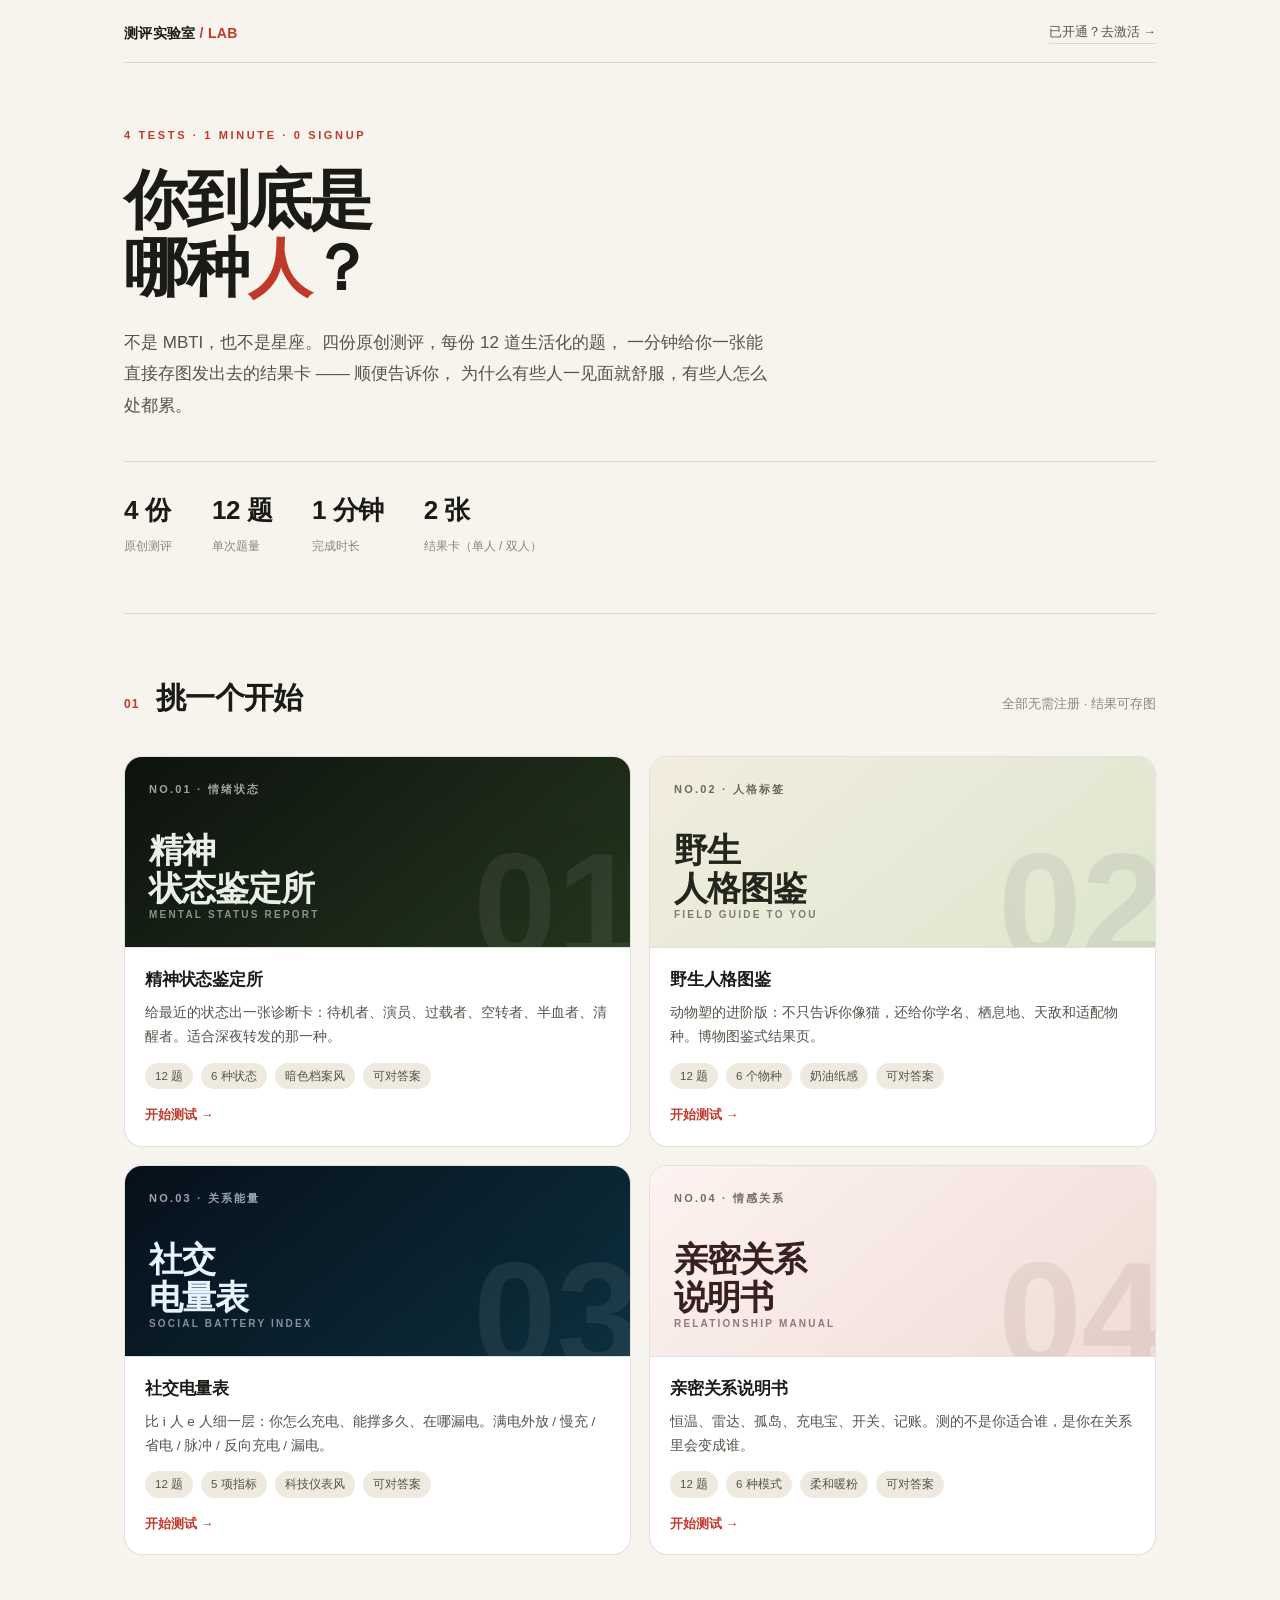
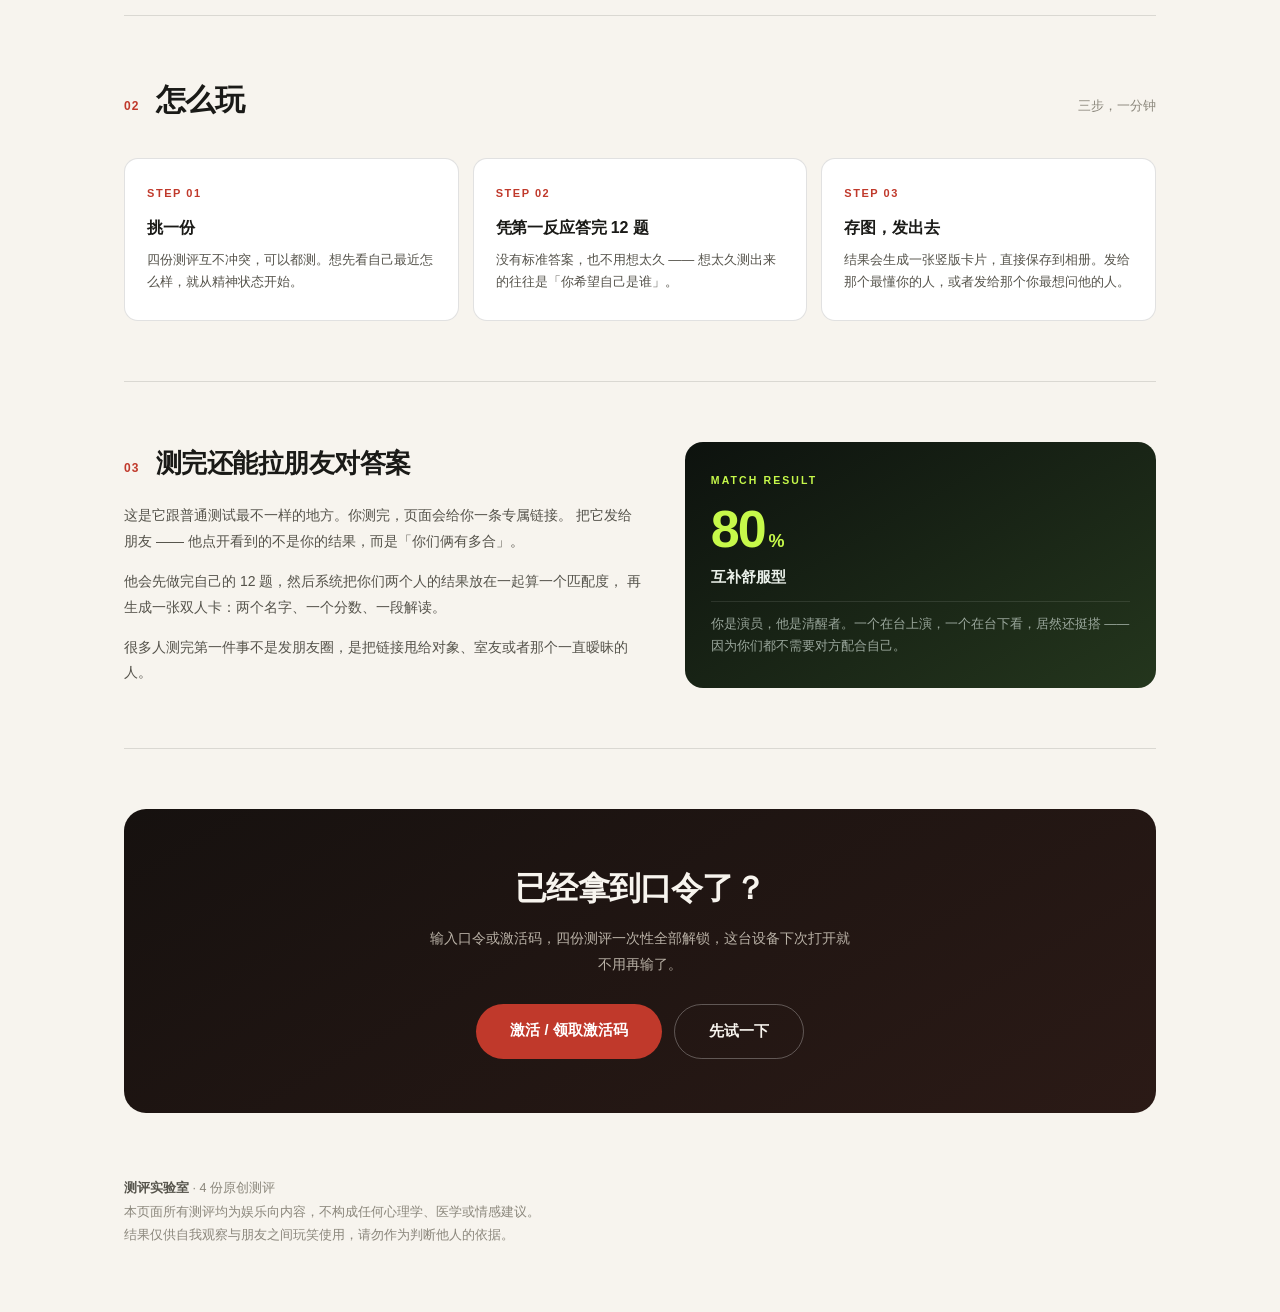
<file: index.html>
<!DOCTYPE html>
<html lang="zh-CN">
<head>
<meta charset="UTF-8">
<meta name="viewport" content="width=device-width, initial-scale=1">
<meta name="theme-color" content="#f7f4ee">
<title>测评实验室 · 4 份原创人格测评</title>
<meta name="description" content="4 份原创测评，每份 12 题、1 分钟出结果，结果卡可直接存图分享，还能和朋友对答案。">
<style>
  *, *::before, *::after { box-sizing: border-box; }

  :root {
    --paper: #f7f4ee;
    --paper-2: #efeae0;
    --ink: #1a1a17;
    --ink-2: #55534b;
    --ink-3: #8b877c;
    --line: rgba(26, 26, 23, 0.13);
    --accent: #c0392b;
    --radius: 18px;
  }

  html { -webkit-text-size-adjust: 100%; scroll-behavior: smooth; }

  body {
    margin: 0;
    background: var(--paper);
    color: var(--ink);
    font-family: -apple-system, BlinkMacSystemFont, "Segoe UI", "PingFang SC",
      "Hiragino Sans GB", "Microsoft YaHei", sans-serif;
    -webkit-font-smoothing: antialiased;
    line-height: 1.6;
  }

  .wrap { max-width: 1080px; margin: 0 auto; padding: 0 24px; }

  /* ---------- 顶栏 ---------- */
  header.top {
    display: flex; align-items: center; justify-content: space-between;
    padding: 22px 0 18px;
    border-bottom: 1px solid var(--line);
    gap: 16px;
  }
  .logo { font-size: 14px; font-weight: 800; letter-spacing: 0.02em; }
  .logo span { color: var(--accent); }
  .top-link {
    font-size: 12.5px; color: var(--ink-2); text-decoration: none;
    border-bottom: 1px solid var(--line); padding-bottom: 1px;
    white-space: nowrap;
  }
  .top-link:hover { color: var(--accent); border-color: var(--accent); }

  /* ---------- Hero ---------- */
  .hero { padding: 64px 0 56px; border-bottom: 1px solid var(--line); }
  .kicker {
    font-size: 11px; letter-spacing: 0.24em; text-transform: uppercase;
    color: var(--accent); font-weight: 700; margin-bottom: 22px;
  }
  .hero h1 {
    margin: 0 0 24px;
    font-size: clamp(34px, 6.2vw, 64px);
    line-height: 1.06;
    letter-spacing: -0.035em;
    font-weight: 800;
    max-width: 16em;
  }
  .hero h1 em { font-style: normal; color: var(--accent); }
  .hero p.lede {
    margin: 0;
    font-size: clamp(15px, 1.6vw, 17px);
    line-height: 1.85;
    color: var(--ink-2);
    max-width: 38em;
  }
  .hero-stats {
    display: flex; flex-wrap: wrap; gap: 40px;
    margin-top: 40px; padding-top: 28px; border-top: 1px solid var(--line);
  }
  .stat b { display: block; font-size: 26px; letter-spacing: -0.02em; }
  .stat span { font-size: 12px; color: var(--ink-3); }
  @media (max-width: 520px) {
    .hero { padding: 44px 0 40px; }
    .hero-stats { gap: 22px 30px; margin-top: 30px; padding-top: 22px; }
    .stat b { font-size: 21px; }
    .stat span { font-size: 11px; }
  }

  /* ---------- 通用小节 ---------- */
  section { padding: 60px 0; border-bottom: 1px solid var(--line); }
  .sec-head { display: flex; align-items: baseline; gap: 16px; margin-bottom: 34px; flex-wrap: wrap; }
  .sec-no {
    font-size: 12px; font-weight: 700; color: var(--accent);
    letter-spacing: 0.1em; padding-top: 6px;
  }
  .sec-head h2 {
    margin: 0; font-size: clamp(22px, 3vw, 30px);
    letter-spacing: -0.02em; font-weight: 800;
  }
  .sec-head .sub { font-size: 13px; color: var(--ink-3); margin-left: auto; }

  /* ---------- 测评卡片 ---------- */
  .cards { display: grid; grid-template-columns: repeat(2, 1fr); gap: 18px; }
  @media (max-width: 760px) { .cards { grid-template-columns: 1fr; } }

  .card {
    display: block; text-decoration: none; color: inherit;
    border: 1px solid var(--line); border-radius: var(--radius);
    overflow: hidden; background: #fff;
    transition: transform 0.25s cubic-bezier(0.22,1,0.36,1), box-shadow 0.25s;
  }
  .card:hover { transform: translateY(-4px); box-shadow: 0 22px 44px -26px rgba(0,0,0,.45); }

  .thumb {
    position: relative; height: 190px; padding: 24px;
    display: flex; flex-direction: column; justify-content: space-between;
    overflow: hidden;
  }
  .thumb .no { font-size: 11px; letter-spacing: 0.2em; font-weight: 700; opacity: 0.65; }
  .thumb .big { font-size: 34px; font-weight: 800; line-height: 1.12; letter-spacing: -0.03em; }
  .thumb .en { font-size: 10px; letter-spacing: 0.22em; opacity: 0.55; font-weight: 600; }
  .thumb .ghost {
    position: absolute; right: -10px; bottom: -34px;
    font-size: 150px; font-weight: 800; line-height: 1; opacity: 0.07;
  }

  .t-mental { background: linear-gradient(140deg, #0d120e, #24361d); color: #eaf0e9; }
  .t-wild { background: linear-gradient(140deg, #f3eddf, #dde6ce); color: #23261d; }
  .t-battery { background: linear-gradient(140deg, #06101a, #0d2f3d); color: #e6f4ff; }
  .t-love { background: linear-gradient(140deg, #fdf3f0, #f0dcd6); color: #38201e; }

  .card-body { padding: 18px 20px 20px; border-top: 1px solid var(--line); }
  .card-body h3 { margin: 0 0 8px; font-size: 17px; letter-spacing: -0.01em; }
  .card-body p { margin: 0 0 14px; font-size: 13.5px; line-height: 1.75; color: var(--ink-2); }
  .card-meta { display: flex; gap: 8px; flex-wrap: wrap; }
  .pill {
    font-size: 11.5px; padding: 4px 10px; border-radius: 99px;
    background: var(--paper-2); color: var(--ink-2);
  }
  .card-cta {
    margin-top: 16px; font-size: 13px; font-weight: 700; color: var(--accent);
    display: flex; align-items: center; gap: 6px;
  }

  /* ---------- 三步 ---------- */
  .steps { display: grid; grid-template-columns: repeat(3, 1fr); gap: 14px; }
  @media (max-width: 760px) { .steps { grid-template-columns: 1fr; } }
  .step {
    padding: 26px 22px; background: #fff; border: 1px solid var(--line);
    border-radius: 14px; position: relative;
  }
  .step .n {
    font-size: 11px; font-weight: 700; letter-spacing: 0.14em;
    color: var(--accent); margin-bottom: 12px; display: block;
  }
  .step h4 { margin: 0 0 8px; font-size: 16px; letter-spacing: -0.01em; }
  .step p { margin: 0; font-size: 13px; line-height: 1.75; color: var(--ink-2); }

  /* ---------- 双人卡说明 ---------- */
  .duo {
    display: grid; grid-template-columns: 1.05fr 0.95fr; gap: 40px;
    align-items: center;
  }
  @media (max-width: 800px) { .duo { grid-template-columns: 1fr; gap: 26px; } }
  .duo h3 {
    margin: 0 0 14px; font-size: clamp(20px, 2.6vw, 26px);
    letter-spacing: -0.02em; line-height: 1.3;
  }
  .duo p { margin: 0 0 14px; font-size: 14px; line-height: 1.85; color: var(--ink-2); }
  .duo p:last-child { margin-bottom: 0; }
  .duo-box {
    padding: 30px 26px; border-radius: 18px;
    background: linear-gradient(150deg, #0d120e, #24361d);
    color: #eaf0e9;
  }
  .duo-box .lbl {
    font-size: 10.5px; letter-spacing: 0.2em; text-transform: uppercase;
    color: #c6f94a; font-weight: 700; margin-bottom: 14px;
  }
  .duo-box .score {
    font-size: 52px; font-weight: 800; letter-spacing: -0.04em; line-height: 1;
    color: #c6f94a;
  }
  .duo-box .score small { font-size: 18px; font-weight: 700; margin-left: 4px; }
  .duo-box .band { font-size: 15px; font-weight: 700; margin-top: 10px; }
  .duo-box .desc {
    font-size: 12.5px; line-height: 1.75; color: #9aa79c; margin-top: 12px;
    padding-top: 12px; border-top: 1px solid rgba(255,255,255,.1);
  }

  /* ---------- 收尾 CTA ---------- */
  .cta-band {
    padding: 54px 40px; border-radius: 22px; text-align: center;
    background: linear-gradient(150deg, #16110f, #2b1a16);
    color: #f7f4ee;
  }
  @media (max-width: 620px) { .cta-band { padding: 40px 22px; } }
  .cta-band h2 {
    margin: 0 0 12px; font-size: clamp(22px, 3.4vw, 32px);
    letter-spacing: -0.025em; font-weight: 800;
  }
  .cta-band p {
    margin: 0 auto 26px; max-width: 30em;
    font-size: 14px; line-height: 1.85; color: #b9b1a6;
  }
  .btn {
    display: inline-block; text-decoration: none;
    padding: 15px 34px; border-radius: 99px;
    background: var(--accent); color: #fff;
    font-size: 14.5px; font-weight: 700;
    transition: transform .15s, filter .2s;
  }
  .btn:hover { filter: brightness(1.08); }
  .btn:active { transform: scale(.98); }
  .btn-ghost {
    background: transparent; color: #f7f4ee;
    border: 1px solid rgba(255,255,255,.28);
  }
  .btn-ghost:hover { background: rgba(255,255,255,.07); }

  .btn-row { display: flex; gap: 12px; justify-content: center; flex-wrap: wrap; }

  /* ---------- 页脚 ---------- */
  footer { padding: 44px 0 64px; font-size: 12.5px; color: var(--ink-3); line-height: 1.9; }
  footer b { color: var(--ink-2); }
  footer a { color: var(--ink-2); }

  .serif { font-family: "Songti SC", "STSong", "SimSun", Georgia, serif; }
</style>
<script src="assets/license.js"></script>
</head>
<body>

<div class="wrap">

  <header class="top">
    <div class="logo">测评实验室 <span>/ LAB</span></div>
    <a class="top-link" href="gate.html">已开通？去激活 →</a>
  </header>

  <section class="hero" style="border-bottom:1px solid var(--line)">
    <div class="kicker">4 Tests · 1 Minute · 0 Signup</div>
    <h1>你到底是<br>哪种<em>人</em>？</h1>
    <p class="lede">
      不是 MBTI，也不是星座。四份原创测评，每份 12 道生活化的题，
      一分钟给你一张能直接存图发出去的结果卡 —— 顺便告诉你，
      为什么有些人一见面就舒服，有些人怎么处都累。
    </p>
    <div class="hero-stats">
      <div class="stat"><b>4 份</b><span>原创测评</span></div>
      <div class="stat"><b>12 题</b><span>单次题量</span></div>
      <div class="stat"><b>1 分钟</b><span>完成时长</span></div>
      <div class="stat"><b>2 张</b><span>结果卡（单人 / 双人）</span></div>
    </div>
  </section>

  <section>
    <div class="sec-head">
      <div class="sec-no">01</div>
      <h2>挑一个开始</h2>
      <div class="sub">全部无需注册 · 结果可存图</div>
    </div>

    <div class="cards">
      <a class="card" href="tests/mental.html">
        <div class="thumb t-mental">
          <div class="no">NO.01 · 情绪状态</div>
          <div>
            <div class="big">精神<br>状态鉴定所</div>
            <div class="en">MENTAL STATUS REPORT</div>
          </div>
          <div class="ghost">01</div>
        </div>
        <div class="card-body">
          <h3>精神状态鉴定所</h3>
          <p>给最近的状态出一张诊断卡：待机者、演员、过载者、空转者、半血者、清醒者。适合深夜转发的那一种。</p>
          <div class="card-meta">
            <span class="pill">12 题</span>
            <span class="pill">6 种状态</span>
            <span class="pill">暗色档案风</span>
            <span class="pill">可对答案</span>
          </div>
          <div class="card-cta">开始测试 →</div>
        </div>
      </a>

      <a class="card" href="tests/wild.html">
        <div class="thumb t-wild">
          <div class="no">NO.02 · 人格标签</div>
          <div>
            <div class="big">野生<br>人格图鉴</div>
            <div class="en">FIELD GUIDE TO YOU</div>
          </div>
          <div class="ghost">02</div>
        </div>
        <div class="card-body">
          <h3>野生人格图鉴</h3>
          <p>动物塑的进阶版：不只告诉你像猫，还给你学名、栖息地、天敌和适配物种。博物图鉴式结果页。</p>
          <div class="card-meta">
            <span class="pill">12 题</span>
            <span class="pill">6 个物种</span>
            <span class="pill">奶油纸感</span>
            <span class="pill">可对答案</span>
          </div>
          <div class="card-cta">开始测试 →</div>
        </div>
      </a>

      <a class="card" href="tests/battery.html">
        <div class="thumb t-battery">
          <div class="no">NO.03 · 关系能量</div>
          <div>
            <div class="big">社交<br>电量表</div>
            <div class="en">SOCIAL BATTERY INDEX</div>
          </div>
          <div class="ghost">03</div>
        </div>
        <div class="card-body">
          <h3>社交电量表</h3>
          <p>比 i 人 e 人细一层：你怎么充电、能撑多久、在哪漏电。满电外放 / 慢充 / 省电 / 脉冲 / 反向充电 / 漏电。</p>
          <div class="card-meta">
            <span class="pill">12 题</span>
            <span class="pill">5 项指标</span>
            <span class="pill">科技仪表风</span>
            <span class="pill">可对答案</span>
          </div>
          <div class="card-cta">开始测试 →</div>
        </div>
      </a>

      <a class="card" href="tests/love.html">
        <div class="thumb t-love">
          <div class="no">NO.04 · 情感关系</div>
          <div>
            <div class="big">亲密关系<br>说明书</div>
            <div class="en">RELATIONSHIP MANUAL</div>
          </div>
          <div class="ghost">04</div>
        </div>
        <div class="card-body">
          <h3>亲密关系说明书</h3>
          <p>恒温、雷达、孤岛、充电宝、开关、记账。测的不是你适合谁，是你在关系里会变成谁。</p>
          <div class="card-meta">
            <span class="pill">12 题</span>
            <span class="pill">6 种模式</span>
            <span class="pill">柔和暖粉</span>
            <span class="pill">可对答案</span>
          </div>
          <div class="card-cta">开始测试 →</div>
        </div>
      </a>
    </div>
  </section>

  <section>
    <div class="sec-head">
      <div class="sec-no">02</div>
      <h2>怎么玩</h2>
      <div class="sub">三步，一分钟</div>
    </div>

    <div class="steps">
      <div class="step">
        <span class="n">STEP 01</span>
        <h4>挑一份</h4>
        <p>四份测评互不冲突，可以都测。想先看自己最近怎么样，就从精神状态开始。</p>
      </div>
      <div class="step">
        <span class="n">STEP 02</span>
        <h4>凭第一反应答完 12 题</h4>
        <p>没有标准答案，也不用想太久 —— 想太久测出来的往往是「你希望自己是谁」。</p>
      </div>
      <div class="step">
        <span class="n">STEP 03</span>
        <h4>存图，发出去</h4>
        <p>结果会生成一张竖版卡片，直接保存到相册。发给那个最懂你的人，或者发给那个你最想问他的人。</p>
      </div>
    </div>
  </section>

  <section>
    <div class="duo">
      <div>
        <div class="sec-head" style="margin-bottom:18px">
          <div class="sec-no">03</div>
          <h2 style="font-size:clamp(20px,2.6vw,26px)">测完还能拉朋友对答案</h2>
        </div>
        <p>
          这是它跟普通测试最不一样的地方。你测完，页面会给你一条专属链接。
          把它发给朋友 —— 他点开看到的不是你的结果，而是「你们俩有多合」。
        </p>
        <p>
          他会先做完自己的 12 题，然后系统把你们两个人的结果放在一起算一个匹配度，
          再生成一张双人卡：两个名字、一个分数、一段解读。
        </p>
        <p>
          很多人测完第一件事不是发朋友圈，是把链接甩给对象、室友或者那个一直暧昧的人。
        </p>
      </div>

      <div class="duo-box">
        <div class="lbl">Match Result</div>
        <div class="score">80<small>%</small></div>
        <div class="band">互补舒服型</div>
        <div class="desc">
          你是演员，他是清醒者。一个在台上演，一个在台下看，居然还挺搭 ——
          因为你们都不需要对方配合自己。
        </div>
      </div>
    </div>
  </section>

  <section style="border-bottom:0; padding-bottom:20px">
    <div class="cta-band">
      <h2>已经拿到口令了？</h2>
      <p>
        输入口令或激活码，四份测评一次性全部解锁，这台设备下次打开就不用再输了。
      </p>
      <div class="btn-row">
        <a class="btn" href="gate.html">激活 / 领取激活码</a>
        <a class="btn btn-ghost" href="tests/mental.html">先试一下</a>
      </div>
    </div>
  </section>

  <footer>
    <b>测评实验室</b> · 4 份原创测评<br>
    本页面所有测评均为娱乐向内容，不构成任何心理学、医学或情感建议。<br>
    结果仅供自我观察与朋友之间玩笑使用，请勿作为判断他人的依据。
  </footer>

</div>

</body>
</html>
</file>
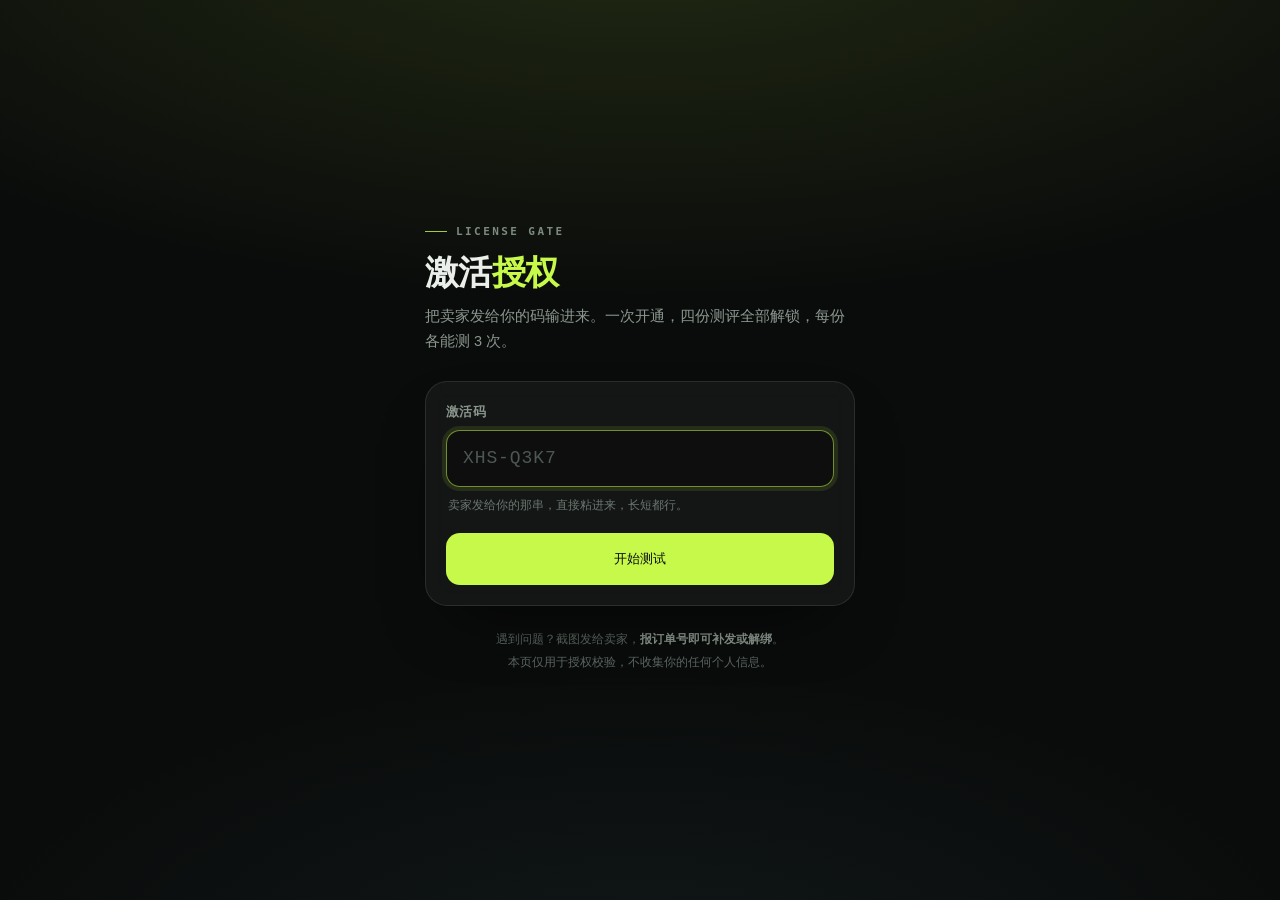
<file: gate.html>
<!DOCTYPE html>
<html lang="zh-CN">
<head>
<meta charset="UTF-8">
<meta name="viewport" content="width=device-width, initial-scale=1, viewport-fit=cover">
<meta name="theme-color" content="#0a0c0b">
<meta name="robots" content="noindex, nofollow">
<title>授权激活 · 测评实验室</title>
<link rel="stylesheet" href="assets/style.css">
<script src="assets/license.js"></script>
<style>
  * { box-sizing: border-box; }

  body {
    --page-bg: #0a0c0b;
    margin: 0;
    min-height: 100vh;
    min-height: 100dvh;
    display: flex;
    flex-direction: column;
    align-items: center;
    justify-content: center;
    padding: 28px 20px calc(28px + env(safe-area-inset-bottom));
    background:
      radial-gradient(120% 70% at 50% -10%, rgba(198,249,74,.13), transparent 62%),
      radial-gradient(90% 60% at 50% 110%, rgba(120,200,255,.06), transparent 60%),
      #0a0c0b;
    font-family: -apple-system, BlinkMacSystemFont, "Segoe UI", "PingFang SC",
      "Hiragino Sans GB", "Microsoft YaHei", sans-serif;
    color: #eaf0e9;
    -webkit-font-smoothing: antialiased;
    overscroll-behavior-y: none;
  }

  .g-wrap { width: 100%; max-width: 430px; }

  /* ---------- 头部 ---------- */
  .g-eyebrow {
    display: flex; align-items: center; gap: 9px;
    font: 600 11px/1 ui-monospace, SFMono-Regular, Menlo, monospace;
    letter-spacing: .22em; color: #7d8a80; text-transform: uppercase;
    margin-bottom: 16px;
  }
  .g-eyebrow::before {
    content: ""; width: 22px; height: 1px; background: #c6f94a; opacity: .8;
  }

  .g-title {
    margin: 0 0 12px;
    font-size: 34px; line-height: 1.15; font-weight: 800;
    letter-spacing: -.02em;
  }
  .g-title em { font-style: normal; color: #c6f94a; }

  .g-sub {
    margin: 0 0 26px;
    font-size: 14.5px; line-height: 1.75; color: #8b978e;
  }

  /* ---------- 卡片 ---------- */
  .g-card {
    background: rgba(255,255,255,.045);
    border: 1px solid rgba(255,255,255,.1);
    border-radius: 22px;
    padding: 22px 20px 20px;
    box-shadow: 0 30px 70px -34px rgba(0,0,0,.9);
    backdrop-filter: blur(10px);
  }

  /* ---------- 切换 ---------- */
  .g-tabs {
    display: grid; grid-template-columns: 1fr 1fr; gap: 4px;
    padding: 4px; margin-bottom: 20px;
    background: rgba(0,0,0,.28);
    border: 1px solid rgba(255,255,255,.07);
    border-radius: 13px;
  }
  .g-tab {
    appearance: none; border: 0; cursor: pointer;
    padding: 10px 6px; border-radius: 10px;
    background: transparent; color: #7d8a80;
    font: 600 13px/1 inherit; font-family: inherit;
    transition: .18s;
  }
  .g-tab[aria-selected="true"] {
    background: rgba(198,249,74,.14);
    color: #c6f94a;
    box-shadow: inset 0 0 0 1px rgba(198,249,74,.28);
  }

  /* ---------- 输入 ---------- */
  .g-label {
    display: block; margin-bottom: 9px;
    font-size: 12.5px; font-weight: 600; color: #8b978e;
    letter-spacing: .02em;
  }

  .g-input {
    width: 100%; appearance: none;
    padding: 16px 16px;
    background: rgba(0,0,0,.36);
    border: 1.5px solid rgba(255,255,255,.13);
    border-radius: 14px;
    color: #eaf0e9;
    font: 600 18px/1.3 ui-monospace, SFMono-Regular, Menlo, "Courier New", monospace;
    letter-spacing: .07em;
    text-transform: uppercase;
    outline: none;
    transition: border-color .18s, box-shadow .18s;
  }
  .g-input::placeholder {
    color: #4d5852; letter-spacing: .05em; font-weight: 500;
  }
  .g-input:focus {
    border-color: rgba(198,249,74,.55);
    box-shadow: 0 0 0 4px rgba(198,249,74,.1);
  }
  .g-input.is-error {
    border-color: rgba(255,106,106,.6);
    box-shadow: 0 0 0 4px rgba(255,106,106,.09);
  }

  .g-hint {
    margin: 9px 2px 0;
    font-size: 12px; line-height: 1.6; color: #6b7770;
  }

  /* ---------- 按钮 ---------- */
  .g-btn {
    width: 100%; appearance: none; border: 0; cursor: pointer;
    margin-top: 18px;
    padding: 17px 18px; border-radius: 14px;
    background: #c6f94a; color: #0a0c0b;
    font: 700 15.5px/1 inherit; font-family: inherit;
    letter-spacing: .01em;
    transition: transform .14s, opacity .18s, filter .18s;
  }
  .g-btn:hover { filter: brightness(1.06); }
  .g-btn:active { transform: scale(.985); }
  .g-btn:disabled { opacity: .5; cursor: default; transform: none; filter: none; }

  /* ---------- 状态 ---------- */
  .g-msg {
    display: none;
    margin-top: 14px; padding: 12px 14px;
    border-radius: 12px;
    font-size: 13px; line-height: 1.65;
    border: 1px solid transparent;
  }
  .g-msg.show { display: block; }
  .g-msg.err {
    background: rgba(255,106,106,.09);
    border-color: rgba(255,106,106,.28);
    color: #ff9b9b;
  }
  .g-msg.ok {
    background: rgba(198,249,74,.09);
    border-color: rgba(198,249,74,.3);
    color: #c6f94a;
  }
  .g-msg.warn {
    background: rgba(255,190,80,.09);
    border-color: rgba(255,190,80,.28);
    color: #ffcf7a;
  }

  /* ---------- 成功面板 ---------- */
  .g-done { display: none; text-align: center; }
  .g-done.show { display: block; }
  .g-done-ico {
    width: 54px; height: 54px; margin: 0 auto 16px;
    display: grid; place-items: center;
    border-radius: 50%;
    background: rgba(198,249,74,.13);
    border: 1px solid rgba(198,249,74,.35);
    color: #c6f94a;
  }
  .g-done-ico svg { width: 26px; height: 26px; }
  .g-done h2 {
    margin: 0 0 8px; font-size: 21px; font-weight: 800; letter-spacing: -.01em;
  }
  .g-done p { margin: 0 0 18px; font-size: 13.5px; line-height: 1.7; color: #8b978e; }

  .g-codebox {
    display: flex; align-items: center; justify-content: center; gap: 10px;
    padding: 14px 16px; margin-bottom: 6px;
    background: rgba(0,0,0,.4);
    border: 1px dashed rgba(198,249,74,.35);
    border-radius: 13px;
    font: 700 16px/1.3 ui-monospace, SFMono-Regular, Menlo, monospace;
    letter-spacing: .06em; color: #eaf0e9;
    word-break: break-all;
  }
  .g-copy {
    flex: 0 0 auto; appearance: none; border: 0; cursor: pointer;
    background: rgba(198,249,74,.14); color: #c6f94a;
    padding: 7px 11px; border-radius: 8px;
    font: 600 11.5px/1 inherit; font-family: inherit;
  }
  .g-copy:active { opacity: .7; }

  .g-tip {
    margin: 12px 0 0; font-size: 12px; line-height: 1.65; color: #6b7770;
  }

  /* ---------- 页脚 ---------- */
  .g-foot {
    margin-top: 22px; text-align: center;
    font-size: 12px; line-height: 1.9; color: #5d6862;
  }
  .g-foot b { color: #8b978e; font-weight: 600; }

  /* ---------- 已激活条 ---------- */
  .g-active {
    display: none;
    margin-bottom: 16px; padding: 12px 15px;
    border-radius: 13px;
    background: rgba(198,249,74,.08);
    border: 1px solid rgba(198,249,74,.22);
    font-size: 13px; line-height: 1.6; color: #b9d98c;
  }
  .g-active.show { display: block; }
  .g-active b { color: #c6f94a; }

  .g-link {
    color: #c6f94a; text-decoration: none;
    border-bottom: 1px solid rgba(198,249,74,.35);
  }

  @media (max-width: 380px) {
    .g-title { font-size: 29px; }
    .g-input { font-size: 16px; padding: 15px 13px; }
    .g-codebox { font-size: 14px; }
  }
</style>
</head>
<body data-theme="archive">

<div class="g-wrap">

  <div class="g-eyebrow">LICENSE GATE</div>
  <h1 class="g-title">激活<em>授权</em></h1>
  <p class="g-sub">把卖家发给你的码输进来。一次开通，四份测评全部解锁，每份各能测 3 次。</p>

  <div class="g-active" id="activeBar">
    当前设备已激活 · 套餐 <b id="activePlan">标准版</b>
  </div>

  <!-- ============ 表单区 ============ -->
  <div class="g-card" id="formCard">

    <label class="g-label" id="inputLabel" for="codeInput">激活码</label>
    <input class="g-input" id="codeInput" type="text" inputmode="text"
           autocomplete="off" autocapitalize="characters" spellcheck="false"
           placeholder="XHS-Q3K7" maxlength="24">
    <div class="g-hint" id="inputHint">卖家发给你的那串，直接粘进来，长短都行。</div>

    <button class="g-btn" id="submitBtn">开始测试</button>

    <div class="g-msg" id="msg"></div>
  </div>

  <!-- ============ 成功区 ============ -->
  <div class="g-card g-done" id="doneCard">
    <div class="g-done-ico">
      <svg viewBox="0 0 24 24" fill="none" stroke="currentColor" stroke-width="2.6"
           stroke-linecap="round" stroke-linejoin="round"><path d="M20 6L9 17l-5-5"/></svg>
    </div>
    <h2 id="doneTitle">激活成功</h2>
    <p id="doneSub">这台设备已经记住了，下次直接打开就行，不用再输。</p>

    <div class="g-codebox">
      <span id="doneCode">XHS-0000-0000-0000</span>
      <button class="g-copy" id="copyBtn">复制</button>
    </div>
    <p class="g-tip" id="doneTip">建议把这个码截图存下来。换手机或换浏览器时还要用。</p>

    <button class="g-btn" id="goBtn">进入测评</button>
  </div>

  <div class="g-foot">
    遇到问题？截图发给卖家，<b>报订单号即可补发或解绑</b>。<br>
    本页仅用于授权校验，不收集你的任何个人信息。
  </div>
</div>

<script>
(function () {
  "use strict";

  var L = window.LICENSE;

  var qs = new URLSearchParams(location.search);
  var back = qs.get("back") || "";
  var why  = qs.get("why")  || "";

  // back 必须是站内绝对路径，防止被拿去做跳转钓鱼
  if (back.charAt(0) !== "/" || back.indexOf("//") === 0 || back.indexOf("://") > -1) {
    back = location.pathname.replace(/[^/]*$/, "") + "index.html";
  }
  if (location.pathname + location.search === back) {
    back = location.pathname.replace(/[^/]*$/, "") + "index.html";
  }

  var $ = function (id) { return document.getElementById(id); };
  var el = {
    label: $("inputLabel"), hint: $("inputHint"), input: $("codeInput"),
    btn: $("submitBtn"), msg: $("msg"),
    formCard: $("formCard"), doneCard: $("doneCard"),
    doneTitle: $("doneTitle"), doneSub: $("doneSub"), doneCode: $("doneCode"),
    doneTip: $("doneTip"), copyBtn: $("copyBtn"), goBtn: $("goBtn"),
    activeBar: $("activeBar"), activePlan: $("activePlan")
  };

  var mode = "code";   // 自动判断：code = 完整激活码 / batch = 提货口令。只影响文案
  var busy = false;

  /* ---------- 文案 ---------- */
  var ERR = {
    not_found:      "这个码不存在。检查一下有没有输错，或者找卖家核对订单。",
    app_mismatch:   "这个码不是这个网站的。每个网站的码是分开的，请用你买的那份。",
    batch_app_mismatch: "这个码不是这个网站的。请在卖家给你的那个网址上激活。",
    disabled:       "这个码已经被停用了。如果是误封，请联系卖家恢复。",
    expired:        "这个码已过期。可以找卖家续期。",
    device_limit:   "这个码绑定的设备数已经满了。联系卖家解绑一台就能继续用。",
    not_bound:      "这台设备还没有绑定过这个码，请在原来的设备上使用，或联系卖家解绑。",
    batch_not_found:"这个码不对。检查一下有没有输错，或者找卖家核对订单。",
    batch_closed:   "这个码已暂停使用，请联系卖家。",
    batch_empty:    "这一批已经领完了。请联系卖家补一批新的。",
    too_many:       "尝试次数太多，请等 1 分钟再试。",
    bad_device:     "浏览器环境异常，换个浏览器或关掉无痕模式再试。",
    bad_batch:      "请先填提货口令。",
    gen_failed:     "服务器忙，请稍后重试。",
    network:        "网络不通，检查一下网络再试一次。",
    unconfigured:   "授权系统还没配置好。"
  };

  var WHY = {
    need:    { t: "先激活，再开始", k: "warn" },
    expired: { t: "授权已过期", k: "warn" },
    disabled:{ t: "授权已停用", k: "err"  },
    device_limit: { t: "设备数已满", k: "err" }
  };

  /* ---------- 显示消息 ---------- */
  function say(text, kind) {
    if (!text) {
      el.msg.className = "g-msg";
      el.msg.textContent = "";
      return;
    }
    el.msg.className = "g-msg show " + (kind || "err");
    el.msg.textContent = text;
  }

  function fail(reason) {
    var text = ERR[reason] || "激活失败，请重试或联系卖家。";
    say(text, "err");
    el.input.classList.add("is-error");
    el.btn.disabled = false;
    busy = false;
    if (reason === "device_limit" || reason === "not_bound") {
      el.doneTip.textContent = "需要解绑？把订单号发给卖家，30 秒处理好。";
    }
  }

  /* ---------- 输入处理 ----------
     只转大写，不自动插横线：后端解析时会忽略横线，
     插横线反而会把短口令切断（XHS-BSITE → XHS-BSIT-E） */
  el.input.addEventListener("input", function () {
    el.input.classList.remove("is-error");

    var raw = el.input.value;
    var caretEnd = el.input.selectionStart === el.input.value.length;
    var f = raw.toUpperCase();
    if (f !== raw) {
      el.input.value = f;
      if (caretEnd) {
        try { el.input.setSelectionRange(f.length, f.length); } catch (e) {}
      }
    }
  });

  el.input.addEventListener("keydown", function (e) {
    if (e.key === "Enter") { e.preventDefault(); submit(); }
  });

  /* ---------- 提交 ----------
     一个输入框，长短都能认：
       短的那串（如 XHS-Q3K7）= 提货口令 → 当场换一个专属激活码
       长的那串（XHS-XXXX-XXXX-XXXX）= 完整激活码 → 直接激活
     认错了也不要紧：第一次没找到，会自动换另一种再试一次。 */
  var BTN_TEXT = "开始测试";

  function callRpc(asBatch, val) {
    return asBatch
      ? L.rpc("license_claim", { p_batch: val, p_device: L.device, p_app: L.app, p_ua: navigator.userAgent })
      : L.rpc("license_redeem", { p_code: val, p_device: L.device, p_app: L.app, p_ua: navigator.userAgent });
  }

  function submit() {
    if (busy) return;

    if (!L || !L.enabled) {
      say(ERR.unconfigured, "err");
      return;
    }

    var val = (el.input.value || "").trim();
    if (!val) {
      say("先把码填上。", "err");
      el.input.focus();
      return;
    }

    busy = true;
    el.btn.disabled = true;
    el.btn.textContent = "正在校验…";
    say("");

    // 去掉横线数长度：XHS-Q3K7 = 7 位，XHS-XXXX-XXXX-XXXX = 15 位
    var norm = val.replace(/[^A-Za-z0-9]/g, "");
    var asBatch = norm.length <= 8;
    mode = asBatch ? "batch" : "code";

    callRpc(asBatch, val).then(function (r) {
      var miss = !r || r.reason === "not_found" || r.reason === "batch_not_found";
      if (!miss) return r;

      // 长短判断可能认错方向（比如你开的批次口令特别长），换另一种再试一次。
      // 只有换过去成功了才算数，否则保留第一次那个更准的错误。
      var other = !asBatch;
      mode = other ? "batch" : "code";
      return callRpc(other, val).then(function (r2) {
        if (r2 && r2.ok) return r2;
        return r;
      });
    }).then(function (r) {
      el.btn.textContent = BTN_TEXT;

      if (!r || !r.ok) { fail((r && r.reason) || "network"); return; }

      var token = { code: r.code, device: L.device, plan: r.plan || "basic", ts: Date.now() };
      L.saveToken(token);
      L.code = r.code;
      L.plan = token.plan;

      done(r);
    }).catch(function () {
      el.btn.textContent = BTN_TEXT;
      fail("network");
    });
  }

  el.btn.addEventListener("click", submit);

  /* ---------- 成功 ---------- */
  function done(r) {
    busy = false;
    el.btn.disabled = false;
    el.formCard.style.display = "none";
    el.doneCard.classList.add("show");

    el.doneCode.textContent = r.code;
    el.doneTitle.textContent = r.again ? "欢迎回来" : (mode === "batch" ? "领取成功" : "激活成功");
    el.doneSub.textContent = r.again
      ? "这台设备之前就激活过，直接进去就行。"
      : "这台设备已经记住了，下次直接打开就行，不用再输。";

    var expText = "长期有效。";
    if (r.expires_at) {
      var d = new Date(r.expires_at);
      expText = "有效期到 " + d.getFullYear() + "-" +
                ("0" + (d.getMonth() + 1)).slice(-2) + "-" +
                ("0" + d.getDate()).slice(-2) + "。";
    }
    if (r.max_runs) {
      el.doneTip.textContent = expText + "每个测评各能测 " + r.max_runs +
        " 次。建议截图存下来，换设备时还要用。";
    } else {
      el.doneTip.textContent = expText + "建议把码截图存下来，换设备时还要用。";
    }

    var n = 3;
    el.goBtn.textContent = "进入测评（" + n + "）";
    var timer = setInterval(function () {
      n--;
      if (n <= 0) {
        clearInterval(timer);
        location.replace(back);
      } else {
        el.goBtn.textContent = "进入测评（" + n + "）";
      }
    }, 1000);
  }

  el.goBtn.addEventListener("click", function () { location.replace(back); });

  /* ---------- 复制 ---------- */
  el.copyBtn.addEventListener("click", function () {
    var text = el.doneCode.textContent;
    function ok() {
      el.copyBtn.textContent = "已复制";
      setTimeout(function () { el.copyBtn.textContent = "复制"; }, 1600);
    }
    if (navigator.clipboard && navigator.clipboard.writeText) {
      navigator.clipboard.writeText(text).then(ok).catch(fallback);
    } else {
      fallback();
    }
    function fallback() {
      try {
        var ta = document.createElement("textarea");
        ta.value = text;
        ta.style.cssText = "position:fixed;opacity:0";
        document.body.appendChild(ta);
        ta.select();
        document.execCommand("copy");
        document.body.removeChild(ta);
        ok();
      } catch (e) {}
    }
  });

  /* ---------- 初始化 ---------- */
  (function init() {
    if (!L || !L.enabled) {
      say(ERR.unconfigured + " 请先在 assets/license.js 里填写 supabaseUrl 和 anon key。", "err");
      el.btn.disabled = true;
      return;
    }

    var t = L.loadToken();
    if (t && t.code) {
      el.activeBar.classList.add("show");
      el.activePlan.textContent = t.plan === "pro" ? "高级版" : (t.plan === "vip" ? "全解锁" : "标准版");
    }

    if (why && WHY[why]) {
      var extra = ERR[why];
      say(extra ? WHY[why].t + " · " + extra : WHY[why].t, WHY[why].k);
    }

    el.input.focus();
  })();
})();
</script>

</body>
</html>
</file>
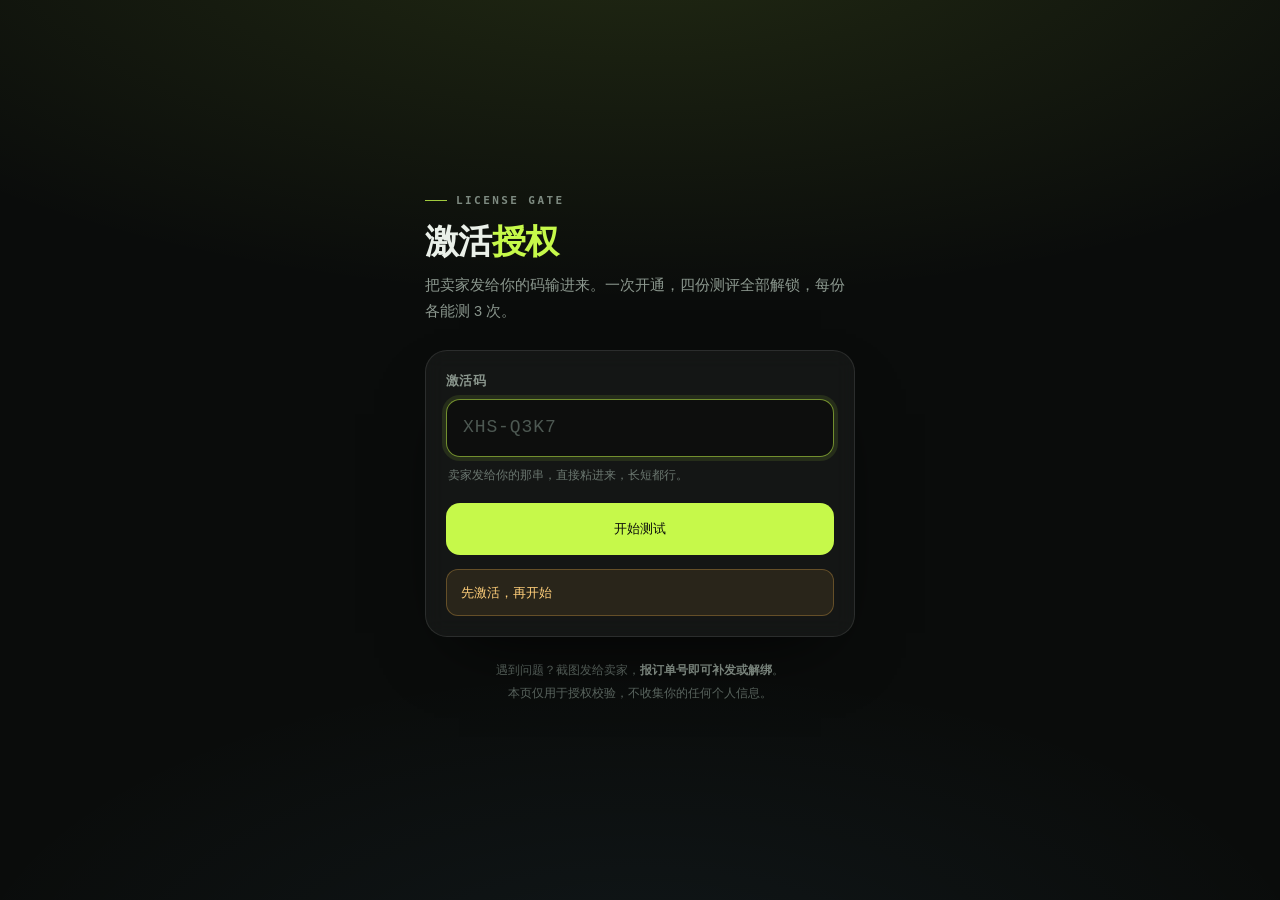
<file: tests/battery.html>
<!DOCTYPE html>
<html lang="zh-CN">
<head>
<meta charset="UTF-8">
<meta name="viewport" content="width=device-width, initial-scale=1, viewport-fit=cover">
<meta name="theme-color" content="#070b14">
<title>社交电量表 · 你的社交续航还剩多少</title>
<meta name="description" content="12 道题，测出你的社交充电方式、续航时长和漏电原因。">
<link rel="stylesheet" href="../assets/style.css">
<script src="../assets/license.js"></script>
</head>
<body data-theme="volt">

<div class="shell">
  <div class="topbar" id="topbar">
    <button class="back" aria-label="上一题">
      <svg viewBox="0 0 24 24" fill="none" stroke="currentColor" stroke-width="2.2" stroke-linecap="round" stroke-linejoin="round"><path d="M15 18l-6-6 6-6"/></svg>
    </button>
    <div class="brand">社交电量表</div>
    <div class="counter">01 / 12</div>
  </div>
  <div class="progress" id="progress"><i></i></div>
  <div id="app"></div>
</div>

<script src="../assets/quiz.js"></script>
<script>
createQuiz({
  slug: "battery",
  theme: "volt",
  eyebrow: "SOCIAL BATTERY INDEX",
  title: "社交<br>电量表",
  lede: "i 人 e 人太粗糙了。真正决定你社交状态的是三件事：怎么充电、能撑多久、在哪漏电。12 道题，测出你的社交电量模型。",
  metaMain: "12 道题 · 约 1 分钟",
  metaExtra: ["6 种充电方式", "可存图", "纯娱乐"],
  coverList: [
    "按<b>真实反应</b>选，不要按「理想中的自己」选。",
    "结果包含<b>续航、充电方式、漏电原因</b>三项指标。",
    "没有好的类型，只有不同的耗电方式。"
  ],
  coverFoot: "本测试为娱乐向内容，不构成任何心理学评估。",
  resultLabel: "电量报告 · POWER PROFILE",
  dimLabel: "电量指标",
  traitsLabel: "耗电特征",
  posterBrand: "社交电量表",
  posterLabel: "POWER PROFILE",
  posterCta: "你的社交电量还剩多少？→",
  posterFoot: "仅供娱乐 · 请及时充电",
  posterPairCta: "你们也来测一测 →",
  hashtags: ["#i人e人", "#社交电量", "#性格测试", "#社恐"],

  questions: [
    { q: "周五晚上，有人临时叫你出去，你——",
      opts: [
        { t: "立刻答应，正好想找人说说话", s: { full: 2, pulse: 1 } },
        { t: "先问「都有谁」，人不对就不去", s: { saver: 2, reverse: 1 } },
        { t: "答应了，但只去熟悉的那家店", s: { trickle: 2, saver: 1 } },
        { t: "说「去！」，出门前已经在算几点能走", s: { pulse: 2, leak: 1 } }
      ] },

    { q: "一场三小时的饭局结束后，你——",
      opts: [
        { t: "还行，路上刷会儿手机就恢复了", s: { saver: 2, trickle: 1 } },
        { t: "刚才还很嗨，一上车突然一句话都不想说", s: { pulse: 2, leak: 1 } },
        { t: "挺满足，回家还想再一个人坐一会儿", s: { reverse: 2, saver: 1 } },
        { t: "脑子嗡嗡的，接下来两天都不想见人", s: { leak: 2, reverse: 1 } }
      ] },

    { q: "你的理想社交频率是——",
      opts: [
        { t: "一个月一两次，但每次都聊到很晚", s: { reverse: 2, trickle: 1 } },
        { t: "想社交，但每次结束都要缓三天", s: { leak: 2, reverse: 1 } },
        { t: "一周三四次，越多越好", s: { full: 2, pulse: 1 } },
        { t: "每周一次，固定那几个人", s: { trickle: 2, saver: 1 } }
      ] },

    { q: "微信上有人给你发「在吗」，你——",
      opts: [
        { t: "看一眼，想好怎么回再回", s: { trickle: 2, saver: 1 } },
        { t: "秒回，还挺期待接下来聊什么", s: { full: 2, trickle: 1 } },
        { t: "秒回，但心里希望别聊太久", s: { pulse: 2, saver: 1 } },
        { t: "先评估一下：这人找我干嘛", s: { saver: 2, reverse: 1 } }
      ] },

    { q: "在一个陌生的群里，你通常——",
      opts: [
        { t: "前几天很活跃，然后就消失了", s: { pulse: 2, full: 1 } },
        { t: "潜水，除非有人 @ 我", s: { saver: 2, reverse: 1 } },
        { t: "直接免打扰，需要时再翻", s: { reverse: 2, saver: 1 } },
        { t: "一条都不敢发，怕接不上话", s: { leak: 2, trickle: 1 } }
      ] },

    { q: "社交之后的「后遗症」是——",
      opts: [
        { t: "会反复回想自己说错的某句话", s: { leak: 2, pulse: 1 } },
        { t: "有点累，睡一觉就好", s: { trickle: 2, saver: 1 } },
        { t: "没有，社交反而让我更有劲", s: { full: 2, pulse: 1 } },
        { t: "需要一个人待半天，才能变回自己", s: { reverse: 2, leak: 1 } }
      ] },

    { q: "朋友临时取消了约会，你——",
      opts: [
        { t: "松一口气，但还是回「好可惜啊」", s: { saver: 2, leak: 1 } },
        { t: "有点失望，赶紧找别人补上", s: { full: 2, pulse: 1 } },
        { t: "无所谓，改天再约", s: { trickle: 2, saver: 1 } },
        { t: "太好了，我本来也在犹豫要不要去", s: { pulse: 2, reverse: 1 } }
      ] },

    { q: "你更能接受的聚会形式是——",
      opts: [
        { t: "两个人，或者干脆不聚", s: { reverse: 2, saver: 1 } },
        { t: "人越多我越紧张，最好别叫我发言", s: { leak: 2, reverse: 1 } },
        { t: "一对一，人一多我就插不上话", s: { saver: 2, trickle: 1 } },
        { t: "大场面也行，我能撑两小时，然后彻底关机", s: { pulse: 2, full: 1 } }
      ] },

    { q: "需要你上台发言或做展示时，你——",
      opts: [
        { t: "挺享受的，甚至有点兴奋", s: { full: 2, pulse: 1 } },
        { t: "提前一周开始焦虑，前一晚睡不着", s: { leak: 2, trickle: 1 } },
        { t: "会紧张，但能完成", s: { trickle: 2, saver: 1 } },
        { t: "能推就推，推不掉就硬着头皮上", s: { reverse: 2, leak: 1 } }
      ] },

    { q: "你的能量条更像——",
      opts: [
        { t: "慢充慢放，续航特别长", s: { trickle: 2, saver: 1 } },
        { t: "一充就满，一用就空", s: { pulse: 2, full: 1 } },
        { t: "越用越多的那种", s: { full: 2, trickle: 1 } },
        { t: "平时省着用，重要场合才开满", s: { saver: 2, reverse: 1 } }
      ] },

    { q: "有人说你「不好接近」，你——",
      opts: [
        { t: "会难过，我其实很想被接近，只是不知道怎么开始", s: { leak: 2, reverse: 1 } },
        { t: "认了，我确实懒得经营", s: { saver: 2, reverse: 1 } },
        { t: "有点意外，我明明在聚会上挺能聊的", s: { pulse: 2, full: 1 } },
        { t: "觉得挺好，省事", s: { reverse: 2, saver: 1 } }
      ] },

    { q: "一周结束时，你最想做的事是——",
      opts: [
        { t: "和最好的朋友吃顿饭", s: { trickle: 2, full: 1 } },
        { t: "一个人待着，一句话都不说", s: { reverse: 2, saver: 1 } },
        { t: "谁也别找我，我要关机两天", s: { leak: 2, pulse: 1 } },
        { t: "约人出去玩，庆祝又活过一周", s: { full: 2, trickle: 1 } }
      ] }
  ],

  results: [
    {
      id: "full", name: "满电外放", en: "FULL POWER", rarity: 16.8,
      tagline: "人越多，我越亮。",
      desc: "你是那种一进房间就能把气氛带起来的人。社交对你不是消耗，是充电——聊得越久你越有精神，回家路上还在回味刚才那个梗。你的能量来自连接，所以独处太久，你会真的变暗。",
      dims: [{ k: "社交续航", v: 92 }, { k: "独处需求", v: 24 }, { k: "恢复速度", v: 88 }, { k: "情绪外显", v: 81 }, { k: "边界强度", v: 46 }],
      like: "慢充型：TA 不抢你的场，但接得住你的热度",
      avoid: "一直泼冷水、把你的热情当吵闹的人",
      traits: ["社交充电", "场面担当", "话多但不烦", "独处会变暗"],
      quote: "别让我一个人待太久，我会没电的。",
      poster: { c1: "#05121a", c2: "#0d3340" }
    },
    {
      id: "trickle", name: "慢充型", en: "TRICKLE CHARGE", rarity: 22.6,
      tagline: "充电很慢，但续航很长。",
      desc: "你不擅长快速热络，但一旦熟了，你能陪一个人走很多年。你的社交是低频高质的：一周见一次，一次聊到心里。你不喜欢寒暄，也不喜欢表演热情——你的温度是慢慢升上来的，但升上来就不容易降。",
      dims: [{ k: "社交续航", v: 62 }, { k: "独处需求", v: 58 }, { k: "恢复速度", v: 64 }, { k: "情绪外显", v: 52 }, { k: "边界强度", v: 71 }],
      like: "满电型：TA 主动，你负责稳",
      avoid: "催你「热情一点」、把慢热当冷淡的人",
      traits: ["慢热", "长情", "低频高质", "讨厌寒暄"],
      quote: "我熟得很慢，但熟了就不走了。",
      poster: { c1: "#071018", c2: "#0f2a38" }
    },
    {
      id: "saver", name: "省电模式", en: "POWER SAVER", rarity: 21.3,
      tagline: "不是不会社交，是不想浪费电。",
      desc: "你有一整套社交成本核算系统：这场值不值得去、这些人值不值得聊、这句话值不值得说。你能社交，甚至做得很好，但你只在必要时开机。别人觉得你冷淡，其实你只是把电留给了真正重要的人和事。",
      dims: [{ k: "社交续航", v: 48 }, { k: "独处需求", v: 74 }, { k: "恢复速度", v: 71 }, { k: "情绪外显", v: 34 }, { k: "边界强度", v: 86 }],
      like: "反向充电型：你们可以一个月不联系，见面还是熟",
      avoid: "天天要你回应、把「已读」当罪过的人",
      traits: ["选择性社交", "成本核算", "边界清晰", "低频但靠谱"],
      quote: "我不是不理你，我是在省电。",
      poster: { c1: "#050d14", c2: "#0d2430" }
    },
    {
      id: "pulse", name: "脉冲型", en: "PULSE MODE", rarity: 18.4,
      tagline: "两小时满血，第三小时直接关机。",
      desc: "你能在聚会里成为最亮的那个，然后在回家的车上突然一句话都不想说。你的能量不是线性消耗，是断崖式下跌——前一秒还在讲段子，后一秒只想消失。所以你需要提前想好退场的方式。",
      dims: [{ k: "社交续航", v: 41 }, { k: "独处需求", v: 66 }, { k: "恢复速度", v: 33 }, { k: "情绪外显", v: 77 }, { k: "边界强度", v: 58 }],
      like: "慢充型：TA 不会追问你为什么突然安静",
      avoid: "拉你去第二场、还说「再玩一会儿嘛」的人",
      traits: ["断崖式没电", "社交爆发力", "提前退场", "回家失联"],
      quote: "我不是不想玩，我是真的到点了。",
      poster: { c1: "#0a0714", c2: "#241a3a" }
    },
    {
      id: "reverse", name: "反向充电", en: "REVERSE CHARGE", rarity: 20.1,
      tagline: "人越多越空，一个人越满。",
      desc: "你的充电器插在自己身上。热闹对你不是滋养，是放电；独处不是逃避，是补给。你并不讨厌人，你只是需要大量不被打扰的时间，才能重新变成一个能好好说话的人。",
      dims: [{ k: "社交续航", v: 26 }, { k: "独处需求", v: 94 }, { k: "恢复速度", v: 78 }, { k: "情绪外显", v: 28 }, { k: "边界强度", v: 88 }],
      like: "省电模式：你们互不打扰，但都在",
      avoid: "把独处解读成「你是不是生我气了」的人",
      traits: ["独处充电", "低社交欲", "自给自足", "需要大量留白"],
      quote: "我不是不喜欢你，我只是需要先喜欢一下安静。",
      poster: { c1: "#04090f", c2: "#0b1f2a" }
    },
    {
      id: "leak", name: "漏电型", en: "LEAKAGE", rarity: 17.9,
      tagline: "聊完很开心，回家复盘到凌晨。",
      desc: "你不是不喜欢社交，你是社交之后太容易反刍。那句「我是不是说错了」、那个「他当时什么表情」，会在你脑子里循环播放一整晚。你的电不是被社交耗掉的，是被事后的复盘耗掉的。",
      dims: [{ k: "社交续航", v: 38 }, { k: "独处需求", v: 62 }, { k: "恢复速度", v: 26 }, { k: "情绪外显", v: 44 }, { k: "边界强度", v: 41 }],
      like: "满电型：TA 的坦荡能把你从复盘里拽出来",
      avoid: "说话留半句、让你猜来猜去的人",
      traits: ["社交后遗症", "深夜复盘", "过度自省", "在意别人感受"],
      quote: "我人已经回家了，脑子还在饭桌上。",
      poster: { c1: "#100a0d", c2: "#2b1620" }
    }
  ]
});
</script>
</body>
</html>
</file>
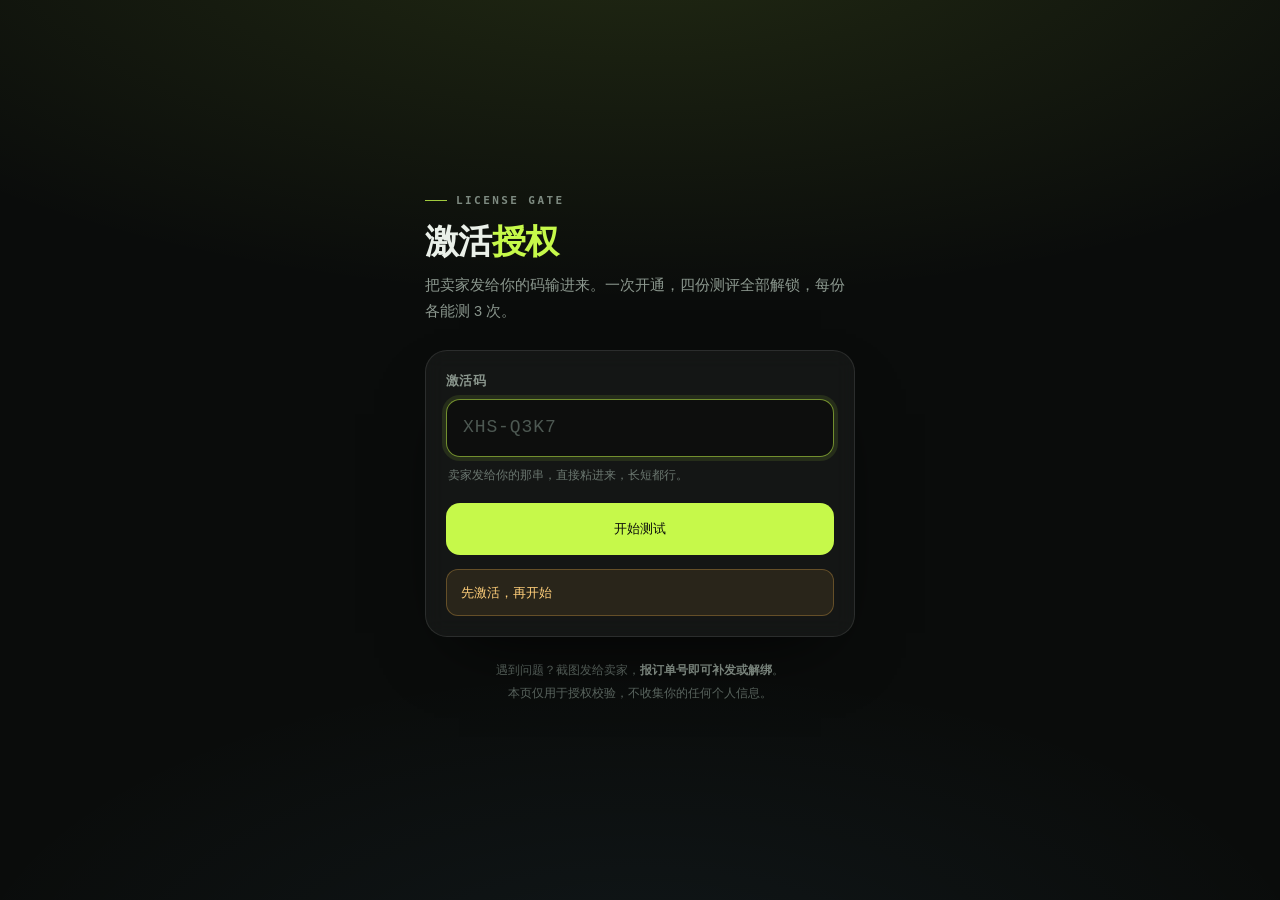
<file: tests/love.html>
<!DOCTYPE html>
<html lang="zh-CN">
<head>
<meta charset="UTF-8">
<meta name="viewport" content="width=device-width, initial-scale=1, viewport-fit=cover">
<meta name="theme-color" content="#fdf6f4">
<title>亲密关系说明书 · 你在爱里是哪种人</title>
<meta name="description" content="12 道题，测出你在亲密关系里的安全感、距离感和表达方式。">
<link rel="stylesheet" href="../assets/style.css">
<script src="../assets/license.js"></script>
</head>
<body data-theme="rose">

<div class="shell">
  <div class="topbar" id="topbar">
    <button class="back" aria-label="上一题">
      <svg viewBox="0 0 24 24" fill="none" stroke="currentColor" stroke-width="2.2" stroke-linecap="round" stroke-linejoin="round"><path d="M15 18l-6-6 6-6"/></svg>
    </button>
    <div class="brand">亲密关系说明书</div>
    <div class="counter">01 / 12</div>
  </div>
  <div class="progress" id="progress"><i></i></div>
  <div id="app"></div>
</div>

<script src="../assets/quiz.js"></script>
<script>
createQuiz({
  slug: "love",
  theme: "rose",
  eyebrow: "RELATIONSHIP MANUAL",
  title: "亲密关系<br>说明书",
  lede: "不是测你适合什么样的人，是测你在关系里会变成什么样的人。12 道题，给你一份关于自己的使用说明——包括那些你从来不说出口的部分。",
  metaMain: "12 道题 · 约 1 分钟",
  metaExtra: ["6 种关系模式", "可存图", "纯娱乐"],
  coverList: [
    "按<b>你实际会做的</b>选，不是按你觉得对的选。",
    "结果包含<b>安全感、表达需求、独立度</b>三个维度。",
    "没有「不好」的类型，只有没被理解的需求。"
  ],
  coverFoot: "本测试借用依恋理论的通俗表述，但不是专业心理量表。",
  resultLabel: "关系说明书 · MANUAL",
  dimLabel: "关系指标",
  traitsLabel: "关系特征",
  posterBrand: "亲密关系说明书",
  posterLabel: "RELATIONSHIP MANUAL",
  posterCta: "你在爱里是哪种人？→",
  posterFoot: "仅供娱乐 · 不是专业量表",
  posterPairCta: "你们也来测一测 →",
  hashtags: ["#恋爱人格", "#依恋类型", "#亲密关系", "#心理测试"],

  questions: [
    { q: "对方三个小时没回你消息，你——",
      opts: [
        { t: "大概在忙吧，等他有空再说", s: { steady: 2, island: 1 } },
        { t: "开始翻聊天记录，找自己哪句话说错了", s: { radar: 2, ledger: 1 } },
        { t: "没注意，我那时候也在做自己的事", s: { island: 2, steady: 1 } },
        { t: "会担心，但不会说，怕显得黏人", s: { bank: 2, radar: 1 } }
      ] },

    { q: "在关系里，你最常说的一句话是——",
      opts: [
        { t: "「我需要一点自己的时间」", s: { island: 2, switch: 1 } },
        { t: "「你想吃什么？我都行」", s: { bank: 2, ledger: 1 } },
        { t: "「我们最近是不是有点远了」", s: { switch: 2, radar: 1 } },
        { t: "「上次也是我让的」", s: { ledger: 2, bank: 1 } }
      ] },

    { q: "对方情绪不好，但没说是为什么，你会——",
      opts: [
        { t: "先不追问，等他愿意说；但那几天我会自动降温", s: { switch: 2, island: 1 } },
        { t: "会想是不是我哪里没做好", s: { ledger: 2, radar: 1 } },
        { t: "问一句「需要我做什么吗」，然后等他说", s: { steady: 2, bank: 1 } },
        { t: "会一直问，直到他说出来", s: { radar: 2, ledger: 1 } }
      ] },

    { q: "吵完架之后，你通常——",
      opts: [
        { t: "要当场解决，不然一晚上睡不着", s: { radar: 2, ledger: 1 } },
        { t: "需要先冷静一会儿，然后再谈", s: { steady: 2, island: 1 } },
        { t: "先道歉，即使不全是我的问题", s: { bank: 2, steady: 1 } },
        { t: "会消失一段时间，等情绪过去", s: { island: 2, switch: 1 } }
      ] },

    { q: "你最容易在什么时候想逃——",
      opts: [
        { t: "对方要求「什么都告诉他」的时候", s: { island: 2, switch: 1 } },
        { t: "我付出很多但没被看见的时候", s: { bank: 2, ledger: 1 } },
        { t: "关系太稳定，稳定到我开始怀疑的时候", s: { switch: 2, island: 1 } },
        { t: "又一次觉得「不公平」的时候", s: { ledger: 2, bank: 1 } }
      ] },

    { q: "对方说「和你在一起很安心」，你——",
      opts: [
        { t: "我信，因为我确实一直在", s: { steady: 2, bank: 1 } },
        { t: "开心，但会想「那他会不会觉得无聊」", s: { radar: 2, switch: 1 } },
        { t: "有点复杂，我知道我也有很冷的时候", s: { switch: 2, island: 1 } },
        { t: "会想，那你也让我安心一点吧", s: { ledger: 2, radar: 1 } }
      ] },

    { q: "关于「未来」这件事，你的态度是——",
      opts: [
        { t: "我会先规划好，然后问他愿不愿意", s: { bank: 2, ledger: 1 } },
        { t: "顺其自然，但我不会跑", s: { steady: 2, island: 1 } },
        { t: "很想知道答案，越模糊我越焦虑", s: { radar: 2, bank: 1 } },
        { t: "别问我这个，我连下周都没想好", s: { island: 2, switch: 1 } }
      ] },

    { q: "你最怕的关系状态是——",
      opts: [
        { t: "一直是我在主动、我在让步", s: { ledger: 2, bank: 1 } },
        { t: "被绑定，被要求随时在线", s: { island: 2, switch: 1 } },
        { t: "我照顾的那个人，不需要我了", s: { bank: 2, ledger: 1 } },
        { t: "太近了，近到我看不见自己", s: { switch: 2, island: 1 } }
      ] },

    { q: "对方忽然对你特别好，你——",
      opts: [
        { t: "开心，但也会想「他是不是做了什么亏心事」", s: { radar: 2, switch: 1 } },
        { t: "有点不自在，然后下意识退半步", s: { switch: 2, island: 1 } },
        { t: "接受，并且认真说谢谢", s: { steady: 2, bank: 1 } },
        { t: "会记下来，想着下次还回去", s: { ledger: 2, bank: 1 } }
      ] },

    { q: "分开一段时间（出差、异地、各自忙），你——",
      opts: [
        { t: "说实话，我适应得挺好", s: { island: 2, switch: 1 } },
        { t: "会想他，但生活照常", s: { steady: 2, island: 1 } },
        { t: "我会把他的事情都安排好再走", s: { bank: 2, steady: 1 } },
        { t: "会不停看手机，等他的消息", s: { radar: 2, bank: 1 } }
      ] },

    { q: "你希望对方怎么爱你——",
      opts: [
        { t: "偶尔也问问我「你累不累」", s: { bank: 2, steady: 1 } },
        { t: "给我空间，但别走远", s: { island: 2, switch: 1 } },
        { t: "公平一点，别让我一个人使劲", s: { ledger: 2, radar: 1 } },
        { t: "在我冷的时候不要走，但也不要逼我", s: { switch: 2, island: 1 } }
      ] },

    { q: "你觉得「爱」更像——",
      opts: [
        { t: "一个可以一直回去的地方", s: { steady: 2, bank: 1 } },
        { t: "一条需要不断确认的信号", s: { radar: 2, ledger: 1 } },
        { t: "一个会忽明忽暗的开关", s: { switch: 2, radar: 1 } },
        { t: "一本要两个人一起记的账", s: { ledger: 2, bank: 1 } }
      ] }
  ],

  results: [
    {
      id: "steady", name: "恒温型", en: "STEADY", rarity: 15.7,
      tagline: "不轰烈，但你随时可以回来。",
      desc: "你是那种让人觉得「稳」的人。你不太会突然消失，也不太会突然爆炸。你知道爱不是一直高浓度，而是低浓度但不间断。你允许对方有自己的空间，也允许自己有情绪——这份松弛，是很多人一辈子在找的东西。",
      dims: [{ k: "安全感", v: 88 }, { k: "表达需求", v: 62 }, { k: "独立度", v: 71 }, { k: "情绪稳定", v: 86 }, { k: "冲突处理", v: 79 }],
      like: "雷达型：你的稳定，正好接住 TA 的不安",
      avoid: "忽冷忽热、用消失来惩罚你的人",
      traits: ["情绪稳定", "长期主义", "边界健康", "不玩消失"],
      quote: "我不会每天都热烈，但我每天都会在。",
      poster: { c1: "#fdf4ef", c2: "#f5e2d6" }
    },
    {
      id: "radar", name: "雷达型", en: "RADAR", rarity: 21.4,
      tagline: "我不是查岗，我是在确认你还在。",
      desc: "你的天线一直开着。对方回复慢一点、语气淡一点、标点少一个，你都能立刻捕捉到。你不是不信任，你是太怕被丢下——所以你需要反复确认，而反复确认又让你更累。你要的不是控制，是一句明确的「我在」。",
      dims: [{ k: "安全感", v: 34 }, { k: "表达需求", v: 91 }, { k: "独立度", v: 42 }, { k: "情绪稳定", v: 38 }, { k: "冲突处理", v: 51 }],
      like: "恒温型：TA 不会因为你的不安而逃走",
      avoid: "冷处理、已读不回、说「你想多了」的人",
      traits: ["高敏捕捉", "需要确认", "怕被丢下", "反复复盘"],
      quote: "你回我一句就好，我不用你解释。",
      poster: { c1: "#fdf0f0", c2: "#f6d7da" }
    },
    {
      id: "island", name: "孤岛型", en: "ISLAND", rarity: 19.6,
      tagline: "我不是不爱你，我是需要先照顾好自己。",
      desc: "你的第一反应永远是往后退一步。太近了你会窒息，太密了你会想消失。你并不是不需要人，你只是需要确认「我随时可以回到自己的岛上」。给你空间，你会主动游回来；逼你靠近，你会游得更远。",
      dims: [{ k: "安全感", v: 66 }, { k: "表达需求", v: 31 }, { k: "独立度", v: 93 }, { k: "情绪稳定", v: 68 }, { k: "冲突处理", v: 44 }],
      like: "恒温型：TA 不追，所以你反而愿意靠近",
      avoid: "追问、索要回应、把距离当成不爱的人",
      traits: ["需要空间", "情感自足", "退一步再说", "慢热"],
      quote: "给我一点距离，我才能靠近你。",
      poster: { c1: "#f2f2f4", c2: "#dee1e7" }
    },
    {
      id: "bank", name: "充电宝型", en: "POWER BANK", rarity: 22.8,
      tagline: "我把我有的都给你，然后自己没电了。",
      desc: "你是那种在关系里自动切换成「照顾者」的人：记得对方的口味、安排好所有细节、在对方累的时候先把自己的事放下。你很少提要求，因为你怕麻烦别人。但你也会有耗尽的一天，而那天你往往什么都不说。",
      dims: [{ k: "安全感", v: 58 }, { k: "表达需求", v: 46 }, { k: "独立度", v: 52 }, { k: "情绪稳定", v: 74 }, { k: "冲突处理", v: 66 }],
      like: "记账型：TA 会记得你的付出，并且还回来",
      avoid: "只接受不回应、把你的好当默认设置的人",
      traits: ["付出型", "照顾者", "不擅长提要求", "容易耗尽"],
      quote: "我什么都好，除了我自己。",
      poster: { c1: "#fdf5e9", c2: "#f5e4c7" }
    },
    {
      id: "switch", name: "开关型", en: "SWITCH", rarity: 18.2,
      tagline: "我不是不爱了，我是周期到了。",
      desc: "你的情感像有潮汐：靠近一段时间，就想退开一段；退开之后，又会想念。这不是善变，是你的自我需要定期回到自己的房间里。你怕的不是亲密，是亲密到失去自己。你需要的是一个不会因为你退开就离开的人。",
      dims: [{ k: "安全感", v: 47 }, { k: "表达需求", v: 55 }, { k: "独立度", v: 79 }, { k: "情绪稳定", v: 51 }, { k: "冲突处理", v: 48 }],
      like: "恒温型：TA 不会因为你的潮汐而恐慌",
      avoid: "你一退开就质问、把周期当成不爱的人",
      traits: ["情感潮汐", "需要独处期", "忽近忽远", "怕失去自我"],
      quote: "我退开的时候，其实是在确认你会不会留下。",
      poster: { c1: "#fbf0f6", c2: "#f1dae7" }
    },
    {
      id: "ledger", name: "记账型", en: "LEDGER", rarity: 17.3,
      tagline: "我不是计较，我只是想要公平。",
      desc: "你心里有一本账：谁先低头的、谁记得纪念日的、谁总是让步的。你不说，但你记得。这本账不是为了算清，是为了确认「这段关系里，我不是一个人在撑」。你要的其实很简单：被看见，被回应，被同样用力地对待。",
      dims: [{ k: "安全感", v: 44 }, { k: "表达需求", v: 68 }, { k: "独立度", v: 61 }, { k: "情绪稳定", v: 57 }, { k: "冲突处理", v: 62 }],
      like: "充电宝型：TA 的付出会让你愿意放下账本",
      avoid: "理所当然、只享受不投入的人",
      traits: ["记得细节", "需要公平", "默默比较", "渴望被看见"],
      quote: "我不要求你多爱我，我只要求你别让我一个人。",
      poster: { c1: "#fbf3ee", c2: "#efdcd1" }
    }
  ]
});
</script>
</body>
</html>
</file>
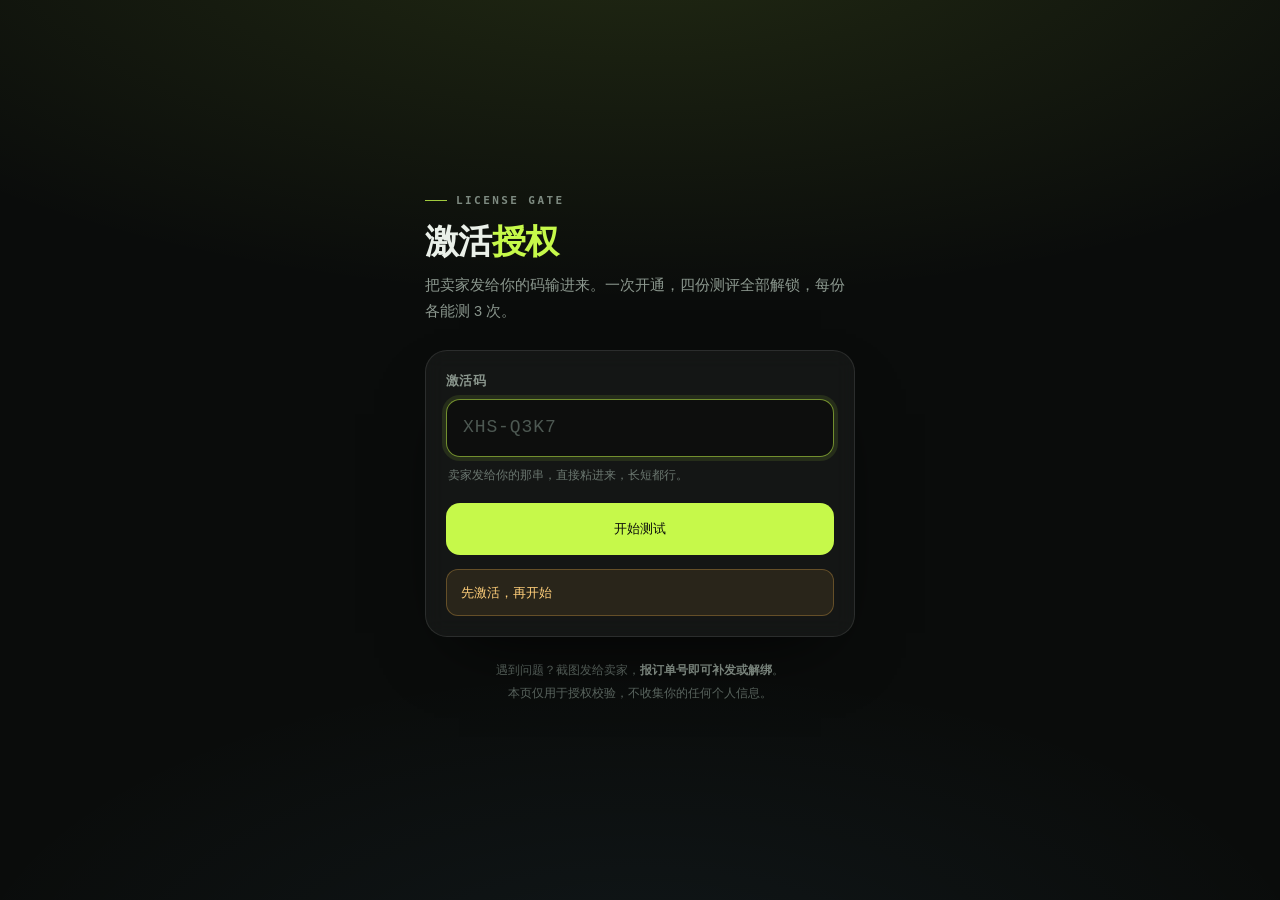
<file: tests/mental.html>
<!DOCTYPE html>
<html lang="zh-CN">
<head>
<meta charset="UTF-8">
<meta name="viewport" content="width=device-width, initial-scale=1, viewport-fit=cover">
<meta name="theme-color" content="#0a0c0b">
<title>精神状态鉴定所 · 12题给你的精神状况出张报告</title>
<meta name="description" content="12 道生活化选择题，1 分钟给你的精神状态出一张诊断报告。仅供娱乐。">
<link rel="stylesheet" href="../assets/style.css">
<script src="../assets/license.js"></script>
</head>
<body data-theme="archive">

<div class="shell">
  <div class="topbar" id="topbar">
    <button class="back" aria-label="上一题">
      <svg viewBox="0 0 24 24" fill="none" stroke="currentColor" stroke-width="2.2" stroke-linecap="round" stroke-linejoin="round"><path d="M15 18l-6-6 6-6"/></svg>
    </button>
    <div class="brand">精神状态鉴定所</div>
    <div class="counter">01 / 12</div>
  </div>
  <div class="progress" id="progress"><i></i></div>
  <div id="app"></div>
</div>

<script src="../assets/quiz.js"></script>
<script>
createQuiz({
  slug: "mental",
  theme: "archive",
  eyebrow: "MENTAL STATUS REPORT",
  title: "精神状态<br>鉴定所",
  lede: "12 道生活化的题，不是心理量表，也不测你的 MBTI。它只想回答一个问题：你最近，到底还行不行。",
  metaMain: "12 道题 · 约 1 分钟",
  metaExtra: ["无需注册", "结果可存图", "纯娱乐"],
  coverList: [
    "<b>没有标准答案</b>，选第一反应就好，想太久反而不准。",
    "<b>结果是一张诊断卡</b>，可以保存下来发给那个最懂你的人。",
    "<b>它不负责治病</b>，只负责让你在看到结果的那一刻，笑一下。"
  ],
  coverFoot: "本测试为娱乐向内容，不构成任何心理学或医学诊断。",
  resultLabel: "诊断报告 · DIAGNOSIS",
  dimLabel: "五项状态指标",
  traitsLabel: "典型症状",
  posterBrand: "精神状态鉴定所",
  posterLabel: "DIAGNOSIS",
  posterCta: "你最近还好吗？来测一下 →",
  posterFoot: "仅供娱乐 · 不构成诊断",
  posterPairCta: "你们也来测一测 →",
  hashtags: ["#精神状态", "#心理测试", "#自我探索", "#打工人"],
  footnote: "本测试仅供娱乐与自我观察，不构成心理学或医学诊断。如果你长期情绪低落、失眠或失去兴趣，请寻求专业帮助。",

  questions: [
    { q: "早上闹钟响的那一刻，你脑子里最先出现的是——",
      opts: [
        { t: "再躺五分钟，这五分钟是真的只有五分钟", s: { st: 2, id: 1 } },
        { t: "其实已经醒了半小时，在算今天要见几个人", s: { ov: 2, sb: 1 } },
        { t: "直接起来，今天有件必须我来的事", s: { sb: 2, hf: 1 } },
        { t: "没有闹钟，自然醒，然后开始愧疚", s: { hf: 2, st: 1 } }
      ] },

    { q: "朋友突然问「最近怎么样」，你的第一反应是——",
      opts: [
        { t: "「还行」，然后飞快换个话题", s: { ac: 2, sb: 1 } },
        { t: "认真想了一下，发现自己也说不清", s: { hf: 2, ov: 1 } },
        { t: "开始讲，讲着讲着发现自己其实挺累", s: { ov: 2, ac: 1 } },
        { t: "反问「你呢」，把球踢回去", s: { sb: 2, st: 1 } }
      ] },

    { q: "手机显示今天屏幕使用 7 小时，你的感觉是——",
      opts: [
        { t: "正常，我甚至觉得不够", s: { st: 2, hf: 1 } },
        { t: "有点心虚，但我确实需要它续命", s: { hf: 2, ac: 1 } },
        { t: "震惊，我以为我在忙正事", s: { id: 2, ov: 1 } },
        { t: "手机我放一边了，但我脑子比它还吵", s: { ov: 2, ac: 1 } }
      ] },

    { q: "晚上十一点，终于轮到你自己的时间了，你会——",
      opts: [
        { t: "报复性熬夜，刷到两点半", s: { st: 2, hf: 1 } },
        { t: "开始复盘白天说错的那句话", s: { ov: 2, ac: 1 } },
        { t: "列明天的计划，列完更焦虑", s: { id: 2, ov: 1 } },
        { t: "什么都不做，发半小时呆，感觉活过来了", s: { sb: 2, hf: 1 } }
      ] },

    { q: "一场必须去的聚会，你在门口站了十秒——",
      opts: [
        { t: "深呼吸，推门，自动切换社交模式", s: { ac: 2, id: 1 } },
        { t: "想转身走，但最后没走", s: { hf: 2, ov: 1 } },
        { t: "进去找个角落，等有人来找我", s: { st: 2, sb: 1 } },
        { t: "先在外面观察一圈，判断这场值不值得进", s: { sb: 2, ov: 1 } }
      ] },

    { q: "周末一整天没有任何安排，你会——",
      opts: [
        { t: "睡到下午，醒来天已经黄了", s: { st: 2, hf: 1 } },
        { t: "出门走走，不带目的地", s: { sb: 2, id: 1 } },
        { t: "在家收拾房间整理文件，忙一天但说不出干了啥", s: { id: 2, sb: 1 } },
        { t: "约了人，临出门前想取消，但还是去了", s: { ac: 2, st: 1 } }
      ] },

    { q: "半夜两点你还没睡，最接近你的原因是——",
      opts: [
        { t: "脑子停不下来，一放下手机就开始想事", s: { ov: 2, ac: 1 } },
        { t: "白天太紧绷了，只有现在这段时间是我的", s: { ac: 2, st: 1 } },
        { t: "也没什么好看的，就是不想结束这一天", s: { id: 2, hf: 1 } },
        { t: "在等一个可能不会来的消息", s: { hf: 2, ov: 1 } }
      ] },

    { q: "有人当众夸了你一句，你——",
      opts: [
        { t: "熟练地笑着接住，心里在想他什么意思", s: { ac: 2, ov: 1 } },
        { t: "有点不知所措，赶紧把话题岔开", s: { st: 2, hf: 1 } },
        { t: "说声谢谢，然后这事真的就过去了", s: { sb: 2, id: 1 } },
        { t: "回家后会反复回放那段对话", s: { ov: 2, hf: 1 } }
      ] },

    { q: "你最近一次真正放松，是什么时候——",
      opts: [
        { t: "想不起来了，好像一直在忙，也没忙出什么", s: { id: 2, ov: 1 } },
        { t: "上周某天睡了很久，醒来那五分钟", s: { hf: 2, st: 1 } },
        { t: "一个人在车里、浴室里、或者深夜的厨房", s: { ac: 2, sb: 1 } },
        { t: "就昨天，我在阳台上晒了会儿太阳", s: { sb: 2, hf: 1 } }
      ] },

    { q: "如果现在给你一整天的假，而且没人知道——",
      opts: [
        { t: "我会用这一天想清楚一些事，然后想了一整天", s: { ov: 2, id: 1 } },
        { t: "找个地方坐着，什么都不干", s: { sb: 2, hf: 1 } },
        { t: "睡到自然醒，然后继续躺着", s: { st: 2, hf: 1 } },
        { t: "我会把它安排得满满当当，不然会慌", s: { id: 2, ov: 1 } }
      ] },

    { q: "你发朋友圈或小红书的频率是——",
      opts: [
        { t: "发，但分组可见，文案改三遍", s: { ac: 2, ov: 1 } },
        { t: "很少发，发之前会想别人怎么看", s: { ov: 2, hf: 1 } },
        { t: "偶尔深夜发一条，第二天早上删掉", s: { hf: 2, ac: 1 } },
        { t: "半年没发了，也没什么想说的", s: { st: 2, id: 1 } }
      ] },

    { q: "关于「我很好」这句话——",
      opts: [
        { t: "大部分时候是真的，不好的时候我也会说不好", s: { sb: 2, hf: 1 } },
        { t: "说的时候是真心的，因为忙起来就没空不好", s: { id: 2, ac: 1 } },
        { t: "说的次数比真的次数多", s: { hf: 2, st: 1 } },
        { t: "我不说，我怕一开口就停不下来", s: { ov: 2, sb: 1 } }
      ] }
  ],

  results: [
    {
      id: "st", name: "待机者", en: "STANDBY", rarity: 18.4,
      tagline: "没关机，但也没在运行。",
      desc: "你的电量常年停在 20% 上下：能回消息、能上班、能笑，但所有动作都在最低功耗下完成。你不是不想动，是启动成本太高了。别人以为你在休息，其实你只是把「待机」练成了一种生活方式。",
      dims: [{ k: "精力", v: 26 }, { k: "情绪稳定", v: 61 }, { k: "社交意愿", v: 34 }, { k: "自洽度", v: 72 }, { k: "恢复力", v: 48 }],
      like: "不催你、不问你「在干嘛」、允许你已读不回的人",
      avoid: "一天三个电话、把「你怎么这么懒」挂在嘴边的人",
      traits: ["低功耗运行", "已读不回", "起床困难户", "靠外卖活着"],
      quote: "我不是懒，我是在省电。",
      poster: { c1: "#0a0f0b", c2: "#17251a" }
    },
    {
      id: "ac", name: "演员", en: "THE ACTOR", rarity: 22.1,
      tagline: "情绪稳定是演的，演得还挺好。",
      desc: "你有一套极其熟练的社交程序：进门自动微笑，被问就答「还行」，场面需要你的时候你永远接得住。代价是回家之后要花很久卸妆——不是脸上的，是表情上的。",
      dims: [{ k: "精力", v: 58 }, { k: "情绪稳定", v: 84 }, { k: "社交意愿", v: 71 }, { k: "自洽度", v: 39 }, { k: "恢复力", v: 44 }],
      like: "看得出你在演、但不拆穿你的人",
      avoid: "追问「你是不是不开心」的人，一问就绷不住",
      traits: ["社交人格切换", "场面担当", "到家就垮", "报喜不报忧"],
      quote: "「我没事」这三个字，我说得最流利。",
      poster: { c1: "#0b0d12", c2: "#1c2233" }
    },
    {
      id: "ov", name: "过载者", en: "OVERLOAD", rarity: 26.7,
      tagline: "大脑开了 47 个标签页，一个都不敢关。",
      desc: "你的问题从来不是没想法，是想法太多而且同时在线。一句话能在脑子里重播三十遍，一件小事能推演出五个坏结局。你比谁都清醒，也比谁都累。",
      dims: [{ k: "精力", v: 41 }, { k: "情绪稳定", v: 46 }, { k: "社交意愿", v: 52 }, { k: "自洽度", v: 33 }, { k: "恢复力", v: 29 }],
      like: "说话直接、不给你留想象空间的人",
      avoid: "说「你想太多了」的人，这句话能让标签页翻倍",
      traits: ["反刍思维", "深夜复盘", "五步推演", "睡前三小时"],
      quote: "我不是想太多，我是想得太清楚了。",
      poster: { c1: "#100b0a", c2: "#2a1a14" }
    },
    {
      id: "id", name: "空转者", en: "IDLE", rarity: 20.3,
      tagline: "忙了一整天，说不出忙了什么。",
      desc: "你的日程是满的，待办是长的，但每到晚上都有种「今天好像没真正开始」的空。你用忙碌填满了时间，却没填满自己——因为一停下来，就要面对那句「然后呢」。",
      dims: [{ k: "精力", v: 63 }, { k: "情绪稳定", v: 58 }, { k: "社交意愿", v: 66 }, { k: "自洽度", v: 41 }, { k: "恢复力", v: 37 }],
      like: "会问你「这事非得你干吗」的人",
      avoid: "用「忙＝有价值」绑架你的人",
      traits: ["待办列表永不满", "用忙碌止痛", "说不清在忙啥", "一闲就慌"],
      quote: "我不敢停，一停就听见自己在想什么。",
      poster: { c1: "#0a0f0f", c2: "#14262a" }
    },
    {
      id: "hf", name: "半血者", en: "HALF HP", rarity: 24.9,
      tagline: "一直在回血，从来没满血。",
      desc: "你不是崩溃型选手，你是长期低烧型。睡够了还是累，休息了还是空。你靠一点点小事续命：一杯奶茶、一条回复、一个终于回你的消息。你的恢复力惊人，只是消耗从来没停过。",
      dims: [{ k: "精力", v: 34 }, { k: "情绪稳定", v: 49 }, { k: "社交意愿", v: 47 }, { k: "自洽度", v: 55 }, { k: "恢复力", v: 78 }],
      like: "记得你随口说过的小事的人",
      avoid: "说「你就是缺运动缺早睡」的人，你缺的不是这个",
      traits: ["长期低烧", "小事续命", "睡不醒", "恢复力惊人"],
      quote: "我没有不开心，我只是有点没电。",
      poster: { c1: "#0d0a10", c2: "#241a2c" }
    },
    {
      id: "sb", name: "清醒者", en: "SOBER", rarity: 14.6,
      tagline: "看得太清楚，所以有点累。",
      desc: "你是那种在群里最后说话、在饭局上先看一圈的人。你知道自己什么时候在演、什么时候是真，也知道哪些事不必较真。这份清醒让你活得比同龄人稳，但也让你偶尔想找个地方，什么都不用判断。",
      dims: [{ k: "精力", v: 62 }, { k: "情绪稳定", v: 79 }, { k: "社交意愿", v: 43 }, { k: "自洽度", v: 81 }, { k: "恢复力", v: 66 }],
      like: "不需要你解释、也不用你照顾情绪的人",
      avoid: "情绪浓度太高、需要你随时在线回应的人",
      traits: ["观察者视角", "边界清晰", "独处爱好者", "不轻易表态"],
      quote: "我不是冷漠，我只是把力气留给了重要的事。",
      poster: { c1: "#08100c", c2: "#10301f" }
    }
  ]
});
</script>
</body>
</html>
</file>
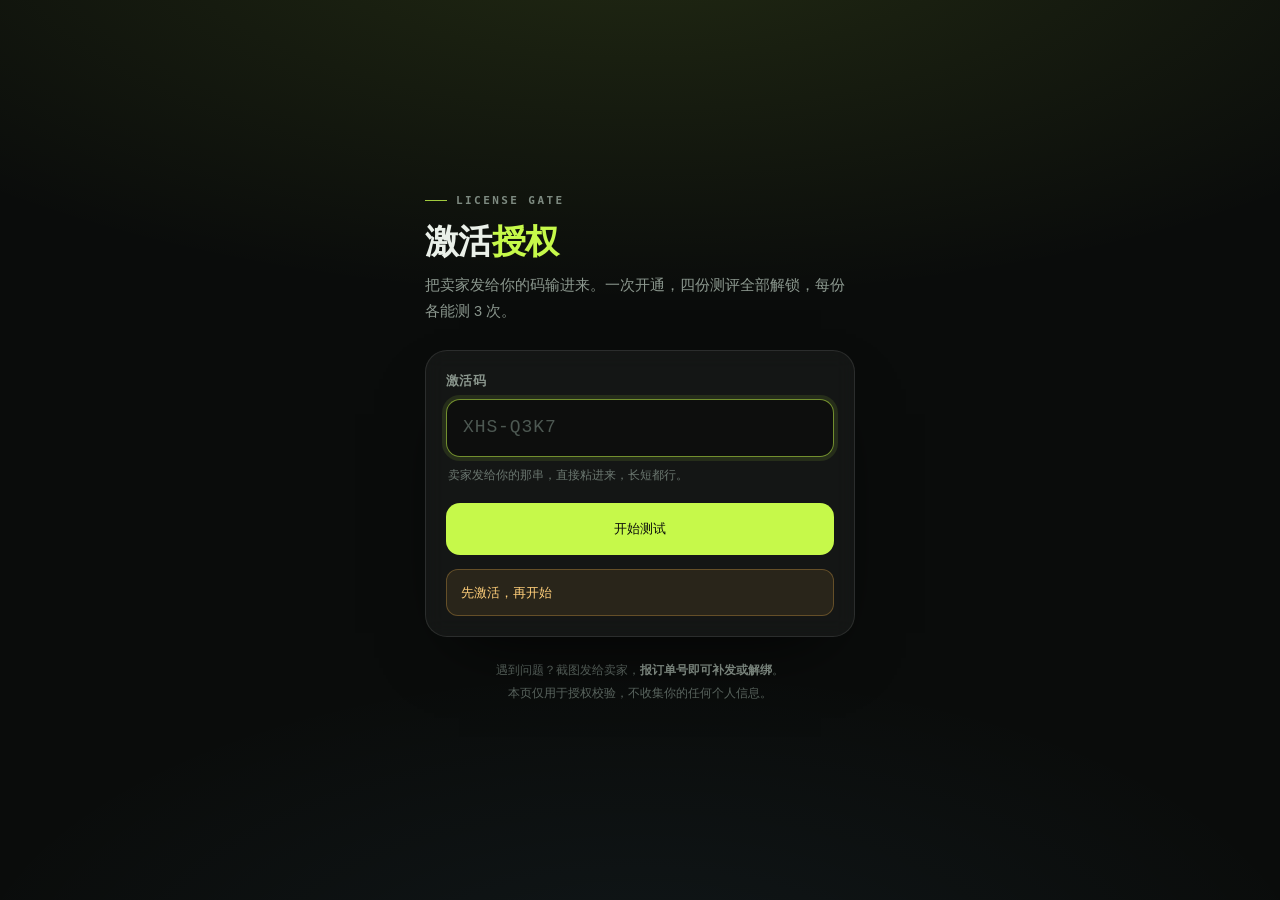
<file: tests/wild.html>
<!DOCTYPE html>
<html lang="zh-CN">
<head>
<meta charset="UTF-8">
<meta name="viewport" content="width=device-width, initial-scale=1, viewport-fit=cover">
<meta name="theme-color" content="#f7f3ea">
<title>野生人格图鉴 · 测测你是哪种动物</title>
<meta name="description" content="12 道题，找出你身上那只动物的学名、栖息地与天敌。">
<link rel="stylesheet" href="../assets/style.css">
<script src="../assets/license.js"></script>
</head>
<body data-theme="nature">

<div class="shell">
  <div class="topbar" id="topbar">
    <button class="back" aria-label="上一题">
      <svg viewBox="0 0 24 24" fill="none" stroke="currentColor" stroke-width="2.2" stroke-linecap="round" stroke-linejoin="round"><path d="M15 18l-6-6 6-6"/></svg>
    </button>
    <div class="brand">野生人格图鉴</div>
    <div class="counter">01 / 12</div>
  </div>
  <div class="progress" id="progress"><i></i></div>
  <div id="app"></div>
</div>

<script src="../assets/quiz.js"></script>
<script>
createQuiz({
  slug: "wild",
  theme: "nature",
  eyebrow: "FIELD GUIDE TO YOU",
  title: "野生人格<br>图鉴",
  lede: "人很难形容自己，但说「我像一只猫」就很容易。12 道题，给你身上那只动物做个物种鉴定——学名、栖息地、习性、天敌，全都有。",
  metaMain: "12 道题 · 约 1 分钟",
  metaExtra: ["6 个物种", "可存图", "纯娱乐"],
  coverList: [
    "选<b>第一反应</b>，别选「我应该成为的样子」。",
    "结果包含<b>学名、栖息地、天敌与适配物种</b>，可直接存图。",
    "动物没有好坏，只有不同的活法。"
  ],
  coverFoot: "本测试为娱乐向内容，不构成任何心理学评估。",
  resultLabel: "物种鉴定 · SPECIMEN",
  dimLabel: "野性指标",
  traitsLabel: "习性标签",
  posterBrand: "野生人格图鉴",
  posterLabel: "SPECIMEN",
  posterCta: "你身上住着哪种动物？→",
  posterFoot: "仅供娱乐 · 动物没有好坏",
  posterPairCta: "你们也来测一测 →",
  hashtags: ["#动物塑", "#性格测试", "#人格测试", "#心理测试"],

  questions: [
    { q: "走进一个全是陌生人的房间，你会先——",
      opts: [
        { t: "找个能看见全场的位置坐下，先看一圈", s: { fox: 2, cat: 1 } },
        { t: "找最近的那个人聊起来", s: { dog: 2, deer: 1 } },
        { t: "站在门边，等有人来招呼我", s: { deer: 2, cat: 1 } },
        { t: "找个角落安静待着，观察就好", s: { whale: 2, fox: 1 } }
      ] },

    { q: "约好的计划突然被改了，你的第一反应是——",
      opts: [
        { t: "松一口气，太好了，可以不用去了", s: { whale: 2, cat: 1 } },
        { t: "有点失落，但嘴上说「没关系」", s: { deer: 2, dog: 1 } },
        { t: "立刻开始想替代方案", s: { fox: 2, bear: 1 } },
        { t: "无所谓，跟谁在一起比去哪儿重要", s: { dog: 2, whale: 1 } }
      ] },

    { q: "你的手机相册里最多的是——",
      opts: [
        { t: "自己拍的天、云、光和路上的一棵树", s: { whale: 2, deer: 1 } },
        { t: "和朋友的合照、聚餐照", s: { dog: 2, deer: 1 } },
        { t: "表情包、截图和乱七八糟的灵感", s: { cat: 2, fox: 1 } },
        { t: "拍下来待会儿要处理的东西", s: { bear: 2, fox: 1 } }
      ] },

    { q: "你真的生气的时候，会——",
      opts: [
        { t: "不说话，冷处理，等对方自己发现", s: { cat: 2, deer: 1 } },
        { t: "当场说清楚，说完就翻篇", s: { dog: 2, bear: 1 } },
        { t: "表面没事，心里记很久", s: { deer: 2, cat: 1 } },
        { t: "先忍着，忍到某个时刻一次性爆发", s: { bear: 2, whale: 1 } }
      ] },

    { q: "有一个完全自由的长假，你想去——",
      opts: [
        { t: "一个人去一个没人认识我的地方", s: { whale: 2, cat: 1 } },
        { t: "和几个熟人一起，安静地待着", s: { deer: 2, dog: 1 } },
        { t: "待在家里，谁也不见", s: { cat: 2, whale: 1 } },
        { t: "去山里或野外，安静但有事可做", s: { bear: 2, fox: 1 } }
      ] },

    { q: "别人对你的第一印象，通常是——",
      opts: [
        { t: "有点高冷，熟了才发现话很多", s: { cat: 2, fox: 1 } },
        { t: "很好接近，像认识了很久", s: { dog: 2, deer: 1 } },
        { t: "安静，但感觉什么都知道", s: { fox: 2, whale: 1 } },
        { t: "温和、好说话，好像不会拒绝人", s: { deer: 2, dog: 1 } }
      ] },

    { q: "你最不能忍的是——",
      opts: [
        { t: "被人安排、被人管着", s: { cat: 2, whale: 1 } },
        { t: "被忽视、被排在最后", s: { deer: 2, dog: 1 } },
        { t: "被小看、被当成好骗的那个", s: { fox: 2, cat: 1 } },
        { t: "事情失控、计划被打乱", s: { bear: 2, fox: 1 } }
      ] },

    { q: "情绪上来的时候，你更习惯——",
      opts: [
        { t: "自己消化，消化不了就睡一觉", s: { whale: 2, bear: 1 } },
        { t: "找人说出来，说完就好一半", s: { dog: 2, deer: 1 } },
        { t: "转移注意力，做点别的", s: { fox: 2, cat: 1 } },
        { t: "一个人待着，慢慢把它捋清楚", s: { bear: 2, whale: 1 } }
      ] },

    { q: "在一个团队里，你通常是——",
      opts: [
        { t: "那个把细节补齐的人", s: { bear: 2, dog: 1 } },
        { t: "那个把大家串起来的人", s: { dog: 2, deer: 1 } },
        { t: "那个提前看到风险的人", s: { fox: 2, whale: 1 } },
        { t: "那个默默做完自己那份就退场的人", s: { whale: 2, cat: 1 } }
      ] },

    { q: "有人越过了你的边界，你会——",
      opts: [
        { t: "当场退后一步，表情变冷", s: { cat: 2, fox: 1 } },
        { t: "直接说出来，不含糊", s: { dog: 2, bear: 1 } },
        { t: "忍一下，回家想一整晚", s: { deer: 2, whale: 1 } },
        { t: "表面配合，但从此刻意保持距离", s: { fox: 2, cat: 1 } }
      ] },

    { q: "对你来说最好的休息是——",
      opts: [
        { t: "睡一整天，不接触任何人", s: { bear: 2, cat: 1 } },
        { t: "和信任的两三个人吃顿饭", s: { deer: 2, dog: 1 } },
        { t: "一个人散步、看水、发呆", s: { whale: 2, fox: 1 } },
        { t: "在自己的房间里，做点喜欢的小事", s: { cat: 2, bear: 1 } }
      ] },

    { q: "如果人生是一部纪录片，你的镜头大多是——",
      opts: [
        { t: "一个人走在路上的背影", s: { whale: 2, cat: 1 } },
        { t: "一群人笑闹的中景", s: { dog: 2, deer: 1 } },
        { t: "特写：你在看别人", s: { fox: 2, whale: 1 } },
        { t: "空镜：窗、光、慢慢移动的时间", s: { deer: 2, cat: 1 } }
      ] }
  ],

  results: [
    {
      id: "cat", name: "猫型", en: "FELIS CATUS", rarity: 21.8,
      tagline: "高冷是默认设置，热情是手动开启。",
      desc: "你的边界感是刻在骨子里的。你可以很近，但必须是你要的近。你不喜欢被安排，不喜欢被追问，也不喜欢解释自己为什么突然不说话。你不是冷漠，你只是需要随时能退回到自己的领地里。",
      dims: [{ k: "独立", v: 88 }, { k: "边界感", v: 91 }, { k: "亲密度", v: 42 }, { k: "情绪波动", v: 63 }, { k: "好奇心", v: 74 }],
      like: "犬型：TA 会一直在，但不会闯进来",
      avoid: "太黏、太急、把「你不说我怎么知道」挂嘴边的人",
      traits: ["边界感强", "忽冷忽热", "独处回血", "挑人"],
      quote: "我允许你靠近，但别碰我的碗。",
      poster: { c1: "#f3ede1", c2: "#e5dfcd" }
    },
    {
      id: "dog", name: "犬型", en: "CANIS FAMILIARIS", rarity: 23.4,
      tagline: "谁对我好，我就把整颗心递过去。",
      desc: "你是那种会记得朋友随口说过一句话的人。你的热情是真的，你的在意也是真的，所以你受伤时也格外明显——不是玻璃心，是你把门开得太大了。学会留一条缝，你会轻松很多。",
      dims: [{ k: "独立", v: 38 }, { k: "边界感", v: 34 }, { k: "亲密度", v: 92 }, { k: "情绪波动", v: 71 }, { k: "好奇心", v: 68 }],
      like: "猫型：TA 的稳定刚好接住你的热度",
      avoid: "忽冷忽热、把你当备选的人",
      traits: ["热情忠诚", "情绪外露", "关系优先", "容易过度付出"],
      quote: "我可以对谁都好，但只对一个人摇尾巴。",
      poster: { c1: "#fbf1e2", c2: "#efdcc2" }
    },
    {
      id: "whale", name: "鲸型", en: "BALAENOPTERA", rarity: 19.2,
      tagline: "低频，长距离，一个人也能游很远。",
      desc: "你的世界很深，深到大部分人只看到水面。你不需要很多社交，但你需要至少一个人能听见你的频率。你喜欢一个人散步、看水、发呆——在那些没人打扰的时刻，你才觉得自己是完整的。",
      dims: [{ k: "独立", v: 84 }, { k: "边界感", v: 77 }, { k: "亲密度", v: 51 }, { k: "情绪波动", v: 44 }, { k: "好奇心", v: 66 }],
      like: "狐型：TA 不打扰你，但看得懂你",
      avoid: "需要你随时秒回、把安静当冷战的人",
      traits: ["深度思考", "低频社交", "独处成瘾", "情绪自消化"],
      quote: "我不需要很多人懂我，一个就够。",
      poster: { c1: "#e9eef0", c2: "#d2dee2" }
    },
    {
      id: "fox", name: "狐型", en: "VULPES VULPES", rarity: 17.6,
      tagline: "先看一圈，再决定要不要下场。",
      desc: "你是天生的观察者。进门先看人，听话先听弦外之音，做决定前先推演三种可能。这让你很少踩坑，但也让你很难真正放松——你太习惯站在旁边看了，偶尔也想不管不顾地冲一次。",
      dims: [{ k: "独立", v: 72 }, { k: "边界感", v: 80 }, { k: "亲密度", v: 48 }, { k: "情绪波动", v: 39 }, { k: "好奇心", v: 89 }],
      like: "鲸型：安静、不试探、不需要你表演",
      avoid: "情绪化、说话不算话、套路感太重的人",
      traits: ["洞察力强", "提前预判", "边界清晰", "不易交心"],
      quote: "我不是不合群，我只是先看看这群值不值得。",
      poster: { c1: "#f6ece1", c2: "#ecd6be" }
    },
    {
      id: "deer", name: "鹿型", en: "CERVUS ELAPHUS", rarity: 22.9,
      tagline: "敏感不是缺点，是你接收到的比别人多。",
      desc: "你能察觉房间里气氛变了，能听出对方那句「没事」里的犹豫。这份敏感让你温柔，也让你容易受惊——一句重话能在你心里待很久。你需要的是安全，不是热闹。",
      dims: [{ k: "独立", v: 46 }, { k: "边界感", v: 52 }, { k: "亲密度", v: 78 }, { k: "情绪波动", v: 82 }, { k: "好奇心", v: 61 }],
      like: "熊型：TA 稳，不会突然消失",
      avoid: "大声、急躁、说话不过脑子的人",
      traits: ["高度共情", "容易受惊", "温和退让", "记得很久"],
      quote: "我不是想太多，我只是听见了别人没听见的。",
      poster: { c1: "#f4f0e4", c2: "#e5e6d1" }
    },
    {
      id: "bear", name: "熊型", en: "URSUS ARCTOS", rarity: 15.1,
      tagline: "不吵不闹，但你需要的时候我一直都在。",
      desc: "你话不多，做事很稳。别人慌的时候你在收拾局面，别人散的时候你在收尾。你的爱很具体：帮你搬东西、记得你吃什么、在你崩溃的时候说「先吃饭」。你很少索取，但你也需要有人问一句「你累不累」。",
      dims: [{ k: "独立", v: 66 }, { k: "边界感", v: 68 }, { k: "亲密度", v: 71 }, { k: "情绪波动", v: 26 }, { k: "好奇心", v: 45 }],
      like: "鹿型：TA 的柔软会让你愿意说出口",
      avoid: "只索取不回馈、把你的可靠当理所当然的人",
      traits: ["可靠", "行动派", "情绪稳定", "不擅长表达需求"],
      quote: "我不会说漂亮话，但我说到的事都会做到。",
      poster: { c1: "#efe9dd", c2: "#dcd2c0" }
    }
  ]
});
</script>
</body>
</html>
</file>
<file: assets/style.css>
/* ============================================================
   测评实验室 · 共用样式
   设计令牌 + 主题 + 通用组件（答题壳 / 选项 / 结果 / 海报弹层）
   ============================================================ */

*, *::before, *::after { box-sizing: border-box; }

html { -webkit-text-size-adjust: 100%; }

body {
  margin: 0;
  font-family: -apple-system, BlinkMacSystemFont, "Segoe UI", "PingFang SC",
    "Hiragino Sans GB", "Microsoft YaHei", "Helvetica Neue", sans-serif;
  background: var(--page-bg);
  color: var(--fg);
  -webkit-font-smoothing: antialiased;
  text-rendering: optimizeLegibility;
  overscroll-behavior-y: none;
}

/* ---------- 主题 ---------- */

body {
  --page-bg: #0c0f0d;
  --bg: #0c0f0d;
  --fg: #eef3ee;
  --muted: #7f8c85;
  --line: rgba(255, 255, 255, 0.11);
  --card: rgba(255, 255, 255, 0.045);
  --card-solid: #141a16;
  --accent: #c6f94a;
  --accent-ink: #0b100c;
  --accent-soft: rgba(198, 249, 74, 0.14);
  --radius: 20px;
  --shadow: 0 24px 60px -24px rgba(0, 0, 0, 0.8);
}

/* 档案 / 医疗风 */
body[data-theme="archive"] {
  --page-bg: #0a0c0b;
  --bg: #0a0c0b;
  --fg: #eaf0e9;
  --muted: #78857c;
  --line: rgba(255, 255, 255, 0.1);
  --card: rgba(255, 255, 255, 0.04);
  --card-solid: #11150f;
  --accent: #c6f94a;
  --accent-ink: #0a0c0b;
  --accent-soft: rgba(198, 249, 74, 0.13);
}

/* 博物 / 自然风 */
body[data-theme="nature"] {
  --page-bg: #f4efe4;
  --bg: #f7f3ea;
  --fg: #26251f;
  --muted: #8a8578;
  --line: rgba(38, 37, 31, 0.14);
  --card: rgba(255, 255, 255, 0.66);
  --card-solid: #fffdf7;
  --accent: #2f5d43;
  --accent-ink: #fdfaf2;
  --accent-soft: rgba(47, 93, 67, 0.1);
  --shadow: 0 24px 60px -30px rgba(60, 50, 30, 0.35);
}

/* 电量 / 科技风 */
body[data-theme="volt"] {
  --page-bg: #070b14;
  --bg: #070b14;
  --fg: #e8f2ff;
  --muted: #6f8098;
  --line: rgba(150, 200, 255, 0.14);
  --card: rgba(120, 180, 255, 0.055);
  --card-solid: #0d1421;
  --accent: #43e7d1;
  --accent-ink: #04100f;
  --accent-soft: rgba(67, 231, 209, 0.12);
}

/* 关系 / 温柔风 */
body[data-theme="rose"] {
  --page-bg: #fbf3f1;
  --bg: #fdf6f4;
  --fg: #33211f;
  --muted: #9c827e;
  --line: rgba(70, 40, 36, 0.13);
  --card: rgba(255, 255, 255, 0.7);
  --card-solid: #fffaf8;
  --accent: #a33b52;
  --accent-ink: #fff6f3;
  --accent-soft: rgba(163, 59, 82, 0.09);
  --shadow: 0 24px 60px -30px rgba(90, 40, 40, 0.28);
}

/* ---------- 布局壳 ---------- */

.shell {
  width: 100%;
  max-width: 520px;
  margin: 0 auto;
  min-height: 100vh;
  min-height: 100dvh;
  display: flex;
  flex-direction: column;
  position: relative;
  background: var(--bg);
  overflow: hidden;
}

@media (min-width: 700px) {
  body { padding: 28px 0; }
  .shell {
    min-height: auto;
    border-radius: 32px;
    box-shadow: var(--shadow);
    border: 1px solid var(--line);
    overflow: hidden;
  }
  body[data-theme="archive"] .shell,
  body[data-theme="volt"] .shell { background: #0a0c0b; }
}

/* 顶部条 */
.topbar {
  display: flex;
  align-items: center;
  gap: 12px;
  padding: 16px 20px 10px;
  flex: none;
  position: relative;
  z-index: 5;
}

.back {
  display: inline-flex;
  align-items: center;
  justify-content: center;
  width: 34px;
  height: 34px;
  border-radius: 50%;
  border: 1px solid var(--line);
  background: transparent;
  color: var(--fg);
  cursor: pointer;
  padding: 0;
  flex: none;
  transition: background 0.2s, opacity 0.2s;
}
.back:hover { background: var(--card); }
.back:disabled { opacity: 0.25; cursor: default; }
.back svg { width: 15px; height: 15px; }

.brand {
  font-size: 12px;
  letter-spacing: 0.16em;
  text-transform: uppercase;
  color: var(--muted);
  flex: 1;
  white-space: nowrap;
  overflow: hidden;
  text-overflow: ellipsis;
}

.counter {
  font-size: 12px;
  color: var(--muted);
  font-variant-numeric: tabular-nums;
  letter-spacing: 0.06em;
  flex: none;
}

/* 进度条 */
.progress {
  height: 2px;
  background: var(--line);
  flex: none;
  margin: 0 20px;
  border-radius: 2px;
  overflow: hidden;
}
.progress > i {
  display: block;
  height: 100%;
  width: 0;
  background: var(--accent);
  border-radius: 2px;
  transition: width 0.45s cubic-bezier(0.22, 1, 0.36, 1);
}

/* 内容区 */
.screen {
  flex: 1;
  padding: 26px 22px 34px;
  display: flex;
  flex-direction: column;
}

.screen.center { justify-content: center; }

/* ---------- 封面 ---------- */

.cover { display: flex; flex-direction: column; gap: 22px; }

.eyebrow {
  font-size: 11px;
  letter-spacing: 0.22em;
  text-transform: uppercase;
  color: var(--accent);
  font-weight: 600;
}

.cover h1 {
  margin: 0;
  font-size: clamp(30px, 8.6vw, 40px);
  line-height: 1.18;
  letter-spacing: -0.02em;
  font-weight: 800;
}

.cover .lede {
  margin: 0;
  font-size: 15px;
  line-height: 1.85;
  color: var(--muted);
  max-width: 30em;
}

.meta-row {
  display: flex;
  flex-wrap: wrap;
  gap: 8px;
}

.chip {
  font-size: 12px;
  padding: 6px 12px;
  border-radius: 999px;
  border: 1px solid var(--line);
  color: var(--muted);
  white-space: nowrap;
}

.chip.solid {
  background: var(--accent-soft);
  border-color: transparent;
  color: var(--accent);
  font-weight: 600;
}

.cover-list {
  margin: 0;
  padding: 0;
  list-style: none;
  display: grid;
  gap: 12px;
  border-top: 1px solid var(--line);
  padding-top: 20px;
}
.cover-list li {
  display: flex;
  gap: 10px;
  font-size: 13.5px;
  color: var(--muted);
  line-height: 1.6;
}
.cover-list li b { color: var(--fg); font-weight: 600; }
.cover-list li::before {
  content: "";
  width: 5px; height: 5px;
  border-radius: 50%;
  background: var(--accent);
  margin-top: 8px;
  flex: none;
}

/* ---------- 按钮 ---------- */

.btn {
  display: inline-flex;
  align-items: center;
  justify-content: center;
  gap: 9px;
  padding: 16px 22px;
  border-radius: 16px;
  border: 1px solid var(--line);
  background: transparent;
  color: var(--fg);
  font-size: 15px;
  font-weight: 600;
  font-family: inherit;
  cursor: pointer;
  transition: transform 0.15s, background 0.2s, border-color 0.2s, opacity 0.2s;
  -webkit-tap-highlight-color: transparent;
  text-decoration: none;
}
.btn:active { transform: scale(0.98); }
.btn.primary {
  background: var(--accent);
  color: var(--accent-ink);
  border-color: transparent;
  font-weight: 700;
  box-shadow: 0 10px 30px -12px var(--accent);
}
.btn.primary:hover { filter: brightness(1.04); }
.btn.ghost:hover { background: var(--card); }
.btn.block { width: 100%; }
.btn:disabled { opacity: 0.4; cursor: default; }

.btn-row { display: flex; gap: 10px; }
.btn-row > .btn { flex: 1; }

/* ---------- 题目 ---------- */

.q-wrap { display: flex; flex-direction: column; gap: 26px; flex: 1; }

.q-no {
  font-size: 12px;
  letter-spacing: 0.18em;
  color: var(--muted);
  font-variant-numeric: tabular-nums;
}

.q-text {
  margin: 0;
  font-size: clamp(21px, 5.6vw, 25px);
  line-height: 1.5;
  font-weight: 700;
  letter-spacing: -0.01em;
  text-wrap: balance;
}

.opts { display: grid; gap: 10px; margin-top: auto; padding-top: 8px; }

.opt {
  position: relative;
  display: flex;
  align-items: center;
  gap: 14px;
  width: 100%;
  padding: 17px 18px;
  text-align: left;
  font-family: inherit;
  font-size: 14.5px;
  line-height: 1.5;
  color: var(--fg);
  background: var(--card);
  border: 1px solid var(--line);
  border-radius: 15px;
  cursor: pointer;
  transition: background 0.2s, border-color 0.2s, transform 0.14s, color 0.2s;
  -webkit-tap-highlight-color: transparent;
}
.opt:hover { border-color: var(--accent); }
.opt:active { transform: scale(0.985); }

.opt .key {
  width: 24px;
  height: 24px;
  flex: none;
  border-radius: 7px;
  border: 1px solid var(--line);
  display: grid;
  place-items: center;
  font-size: 11px;
  font-weight: 700;
  color: var(--muted);
  transition: all 0.2s;
}

.opt.sel {
  background: var(--accent);
  border-color: var(--accent);
  color: var(--accent-ink);
}
.opt.sel .key {
  border-color: rgba(0, 0, 0, 0.2);
  color: var(--accent-ink);
  background: rgba(255, 255, 255, 0.22);
}

/* 进场动画 */
@keyframes rise {
  from { opacity: 0; transform: translateY(14px); }
  to { opacity: 1; transform: none; }
}
.anim > * { animation: rise 0.5s cubic-bezier(0.22, 1, 0.36, 1) both; }
.anim > *:nth-child(1) { animation-delay: 0.02s; }
.anim > *:nth-child(2) { animation-delay: 0.08s; }
.anim > *:nth-child(3) { animation-delay: 0.13s; }
.anim > *:nth-child(4) { animation-delay: 0.18s; }
.anim > *:nth-child(5) { animation-delay: 0.23s; }
.anim > *:nth-child(6) { animation-delay: 0.28s; }

/* ---------- 结果页 ---------- */

.result { display: flex; flex-direction: column; gap: 24px; }

.r-label {
  font-size: 11px;
  letter-spacing: 0.24em;
  text-transform: uppercase;
  color: var(--muted);
}

.r-name {
  margin: 0;
  font-size: clamp(38px, 11vw, 52px);
  line-height: 1.06;
  font-weight: 800;
  letter-spacing: -0.03em;
}

.r-en {
  font-size: 12px;
  letter-spacing: 0.2em;
  text-transform: uppercase;
  color: var(--accent);
  font-weight: 700;
}

.r-tagline {
  margin: 0;
  font-size: 17px;
  line-height: 1.7;
  font-weight: 600;
  color: var(--fg);
}

.r-desc {
  margin: 0;
  font-size: 14.5px;
  line-height: 1.9;
  color: var(--muted);
}

.rarity {
  display: flex;
  align-items: center;
  gap: 10px;
  font-size: 12.5px;
  color: var(--muted);
  border: 1px dashed var(--line);
  border-radius: 12px;
  padding: 11px 14px;
}
.rarity b { color: var(--accent); font-size: 15px; font-variant-numeric: tabular-nums; }

.divider { height: 1px; background: var(--line); border: 0; margin: 0; }

/* 维度条 */
.bars { display: grid; gap: 13px; }
.bar-row { display: grid; gap: 7px; }
.bar-top {
  display: flex;
  justify-content: space-between;
  font-size: 12.5px;
  color: var(--muted);
}
.bar-top b { color: var(--fg); font-variant-numeric: tabular-nums; font-weight: 600; }
.bar-track {
  height: 6px;
  border-radius: 99px;
  background: var(--line);
  overflow: hidden;
}
.bar-fill {
  height: 100%;
  width: 0;
  border-radius: 99px;
  background: var(--accent);
  transition: width 1s cubic-bezier(0.22, 1, 0.36, 1);
}

/* 卡片块 */
.block-card {
  border: 1px solid var(--line);
  border-radius: 16px;
  padding: 16px 18px;
  background: var(--card);
  display: grid;
  gap: 10px;
}
.block-card h4 {
  margin: 0;
  font-size: 11px;
  letter-spacing: 0.16em;
  text-transform: uppercase;
  color: var(--muted);
  font-weight: 600;
}
.block-card p { margin: 0; font-size: 14px; line-height: 1.8; color: var(--fg); }

.tags { display: flex; flex-wrap: wrap; gap: 7px; }
.tag {
  font-size: 12.5px;
  padding: 6px 11px;
  border-radius: 8px;
  background: var(--accent-soft);
  color: var(--accent);
  font-weight: 600;
}

.pair { display: grid; gap: 12px; grid-template-columns: 1fr 1fr; }
@media (max-width: 380px) { .pair { grid-template-columns: 1fr; } }

.quote {
  margin: 0;
  padding: 18px 20px;
  border-left: 2px solid var(--accent);
  font-size: 15px;
  line-height: 1.8;
  color: var(--fg);
  font-style: italic;
}

.footnote {
  font-size: 11.5px;
  line-height: 1.8;
  color: var(--muted);
  opacity: 0.8;
}

/* 结果页顶部装饰 */
.result-head { position: relative; }
.big-index {
  position: absolute;
  right: 0;
  top: 2px;
  font-size: 88px;
  font-weight: 800;
  line-height: 1;
  color: var(--accent);
  opacity: 0.09;
  letter-spacing: -0.06em;
  pointer-events: none;
  user-select: none;
}

/* ---------- 朋友带参数进来 ---------- */

.friend-banner {
  border: 1px solid var(--accent);
  background: var(--accent-soft);
  border-radius: 14px;
  padding: 14px 16px;
  display: grid;
  gap: 5px;
}
.friend-banner .fb-label {
  font-size: 11.5px;
  letter-spacing: 0.1em;
  color: var(--muted);
}
.friend-banner .fb-label b { color: var(--fg); }
.friend-banner .fb-type {
  font-size: 20px;
  font-weight: 800;
  letter-spacing: -0.01em;
}
.friend-banner .fb-tip {
  font-size: 12px;
  color: var(--muted);
  line-height: 1.6;
}

/* ---------- 匹配度卡 ---------- */

.match-card {
  border: 1px solid var(--line);
  background: var(--card);
  border-radius: 18px;
  padding: 22px 20px 18px;
  display: grid;
  gap: 10px;
  justify-items: center;
  text-align: center;
}
.match-title {
  font-size: 11px;
  letter-spacing: 0.14em;
  text-transform: uppercase;
  color: var(--muted);
}
.match-score {
  font-size: 56px;
  font-weight: 800;
  line-height: 1;
  letter-spacing: -0.05em;
  color: var(--accent);
  font-variant-numeric: tabular-nums;
}
.match-score span { font-size: 22px; margin-left: 2px; }
.match-band { font-size: 16px; font-weight: 700; }
.match-desc {
  font-size: 13.5px;
  line-height: 1.85;
  color: var(--muted);
  text-align: left;
}
.match-vs {
  display: flex;
  align-items: center;
  gap: 12px;
  font-size: 13px;
  color: var(--muted);
  margin-top: 2px;
}
.match-vs i { font-style: normal; opacity: 0.5; }
.match-vs span { color: var(--fg); font-weight: 600; }

/* ---------- 文字按钮行 ---------- */

.link-row {
  display: flex;
  justify-content: center;
  gap: 22px;
  margin-top: -6px;
}
.link-btn {
  background: none;
  border: 0;
  padding: 6px 2px;
  font-family: inherit;
  font-size: 12.5px;
  color: var(--muted);
  cursor: pointer;
  text-decoration: underline;
  text-underline-offset: 4px;
  text-decoration-color: var(--line);
}
.link-btn:hover { color: var(--fg); }

/* ---------- 邀请弹层 ---------- */

.sheet-box {
  width: 100%;
  max-width: 360px;
  background: var(--card-solid);
  border: 1px solid var(--line);
  border-radius: 20px;
  padding: 22px;
  display: grid;
  gap: 14px;
  color: var(--fg);
  box-shadow: 0 30px 70px -20px rgba(0, 0, 0, 0.6);
}
.sheet-box h3 { margin: 0; font-size: 17px; letter-spacing: -0.01em; }
.sheet-box p {
  margin: 0;
  font-size: 12.5px;
  line-height: 1.75;
  color: var(--muted);
}
.sheet-box label {
  display: block;
  font-size: 11px;
  letter-spacing: 0.1em;
  color: var(--muted);
  margin-bottom: 7px;
}
.sheet-box input {
  width: 100%;
  padding: 12px 14px;
  border-radius: 11px;
  border: 1px solid var(--line);
  background: var(--bg);
  color: var(--fg);
  font-family: inherit;
  font-size: 13px;
  line-height: 1.4;
}
.sheet-box input:focus { outline: none; border-color: var(--accent); }
.sheet-box input[readonly] {
  color: var(--muted);
  font-size: 11.5px;
  cursor: pointer;
}
.sheet-box .poster-actions .btn { padding: 13px 14px; font-size: 13.5px; }
.sheet-box .poster-actions .btn.ghost { color: var(--fg); border-color: var(--line); }
.sheet-box .poster-actions .btn.ghost:hover { background: var(--card); }

/* ---------- 海报弹层 ---------- */

.poster-mask {
  position: fixed;
  inset: 0;
  background: rgba(0, 0, 0, 0.72);
  backdrop-filter: blur(6px);
  -webkit-backdrop-filter: blur(6px);
  display: none;
  align-items: center;
  justify-content: center;
  padding: 20px;
  z-index: 100;
}
.poster-mask.on { display: flex; animation: rise 0.3s ease both; }

.poster-box {
  width: 100%;
  max-width: 340px;
  display: grid;
  gap: 14px;
  justify-items: center;
}
.poster-box img {
  width: 100%;
  border-radius: 16px;
  display: block;
  box-shadow: 0 30px 70px -20px rgba(0, 0, 0, 0.8);
}
.poster-actions { display: flex; gap: 10px; width: 100%; }
.poster-actions .btn { flex: 1; padding: 13px 16px; font-size: 14px; }
.poster-actions .btn.ghost { color: #fff; border-color: rgba(255, 255, 255, 0.28); }
.poster-actions .btn.ghost:hover { background: rgba(255, 255, 255, 0.1); }
.poster-hint {
  font-size: 11.5px;
  color: rgba(255, 255, 255, 0.5);
  text-align: center;
  line-height: 1.7;
}

/* ---------- 提示 ---------- */

.toast {
  position: fixed;
  left: 50%;
  bottom: 42px;
  transform: translate(-50%, 16px);
  background: #111;
  color: #fff;
  font-size: 13px;
  padding: 11px 18px;
  border-radius: 999px;
  opacity: 0;
  pointer-events: none;
  transition: all 0.28s;
  z-index: 200;
  white-space: nowrap;
}
.toast.on { opacity: 1; transform: translate(-50%, 0); }

@media (prefers-reduced-motion: reduce) {
  *, *::before, *::after {
    animation-duration: 0.01ms !important;
    transition-duration: 0.01ms !important;
  }
}
</file>
